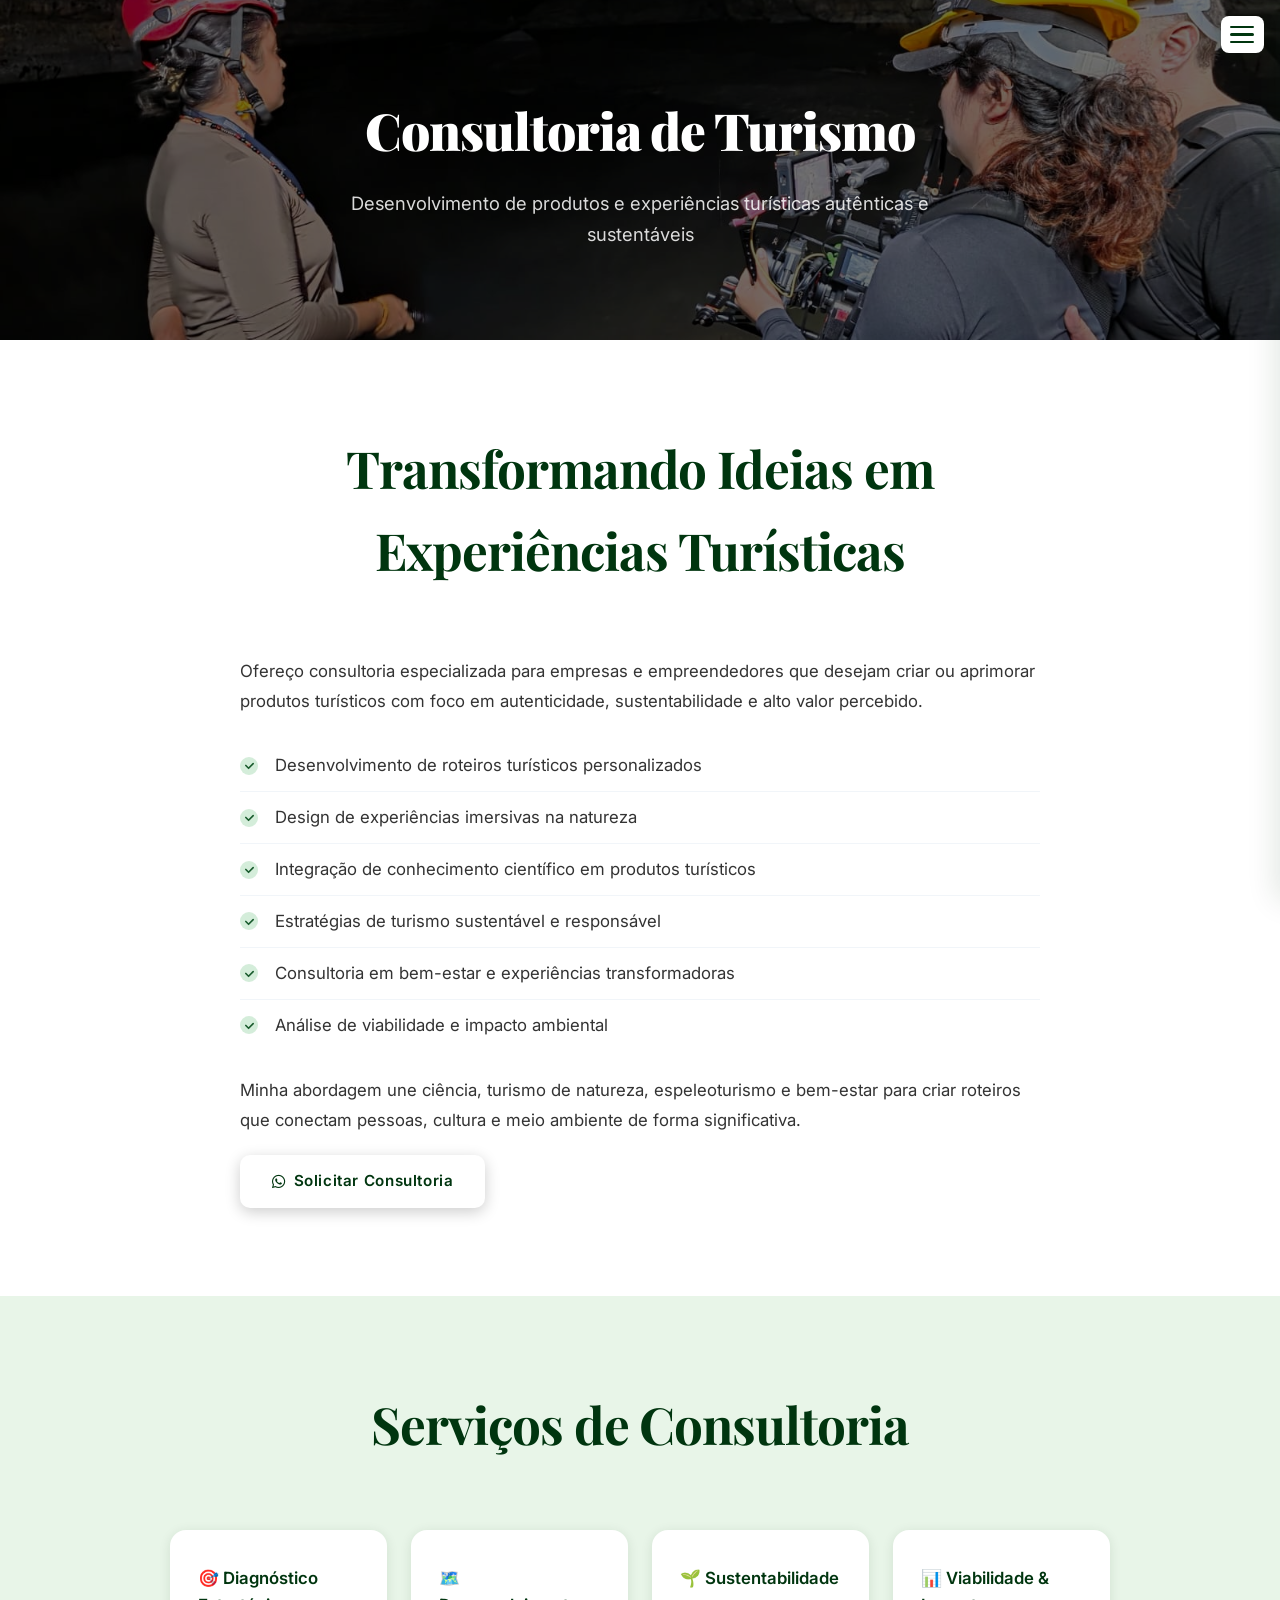
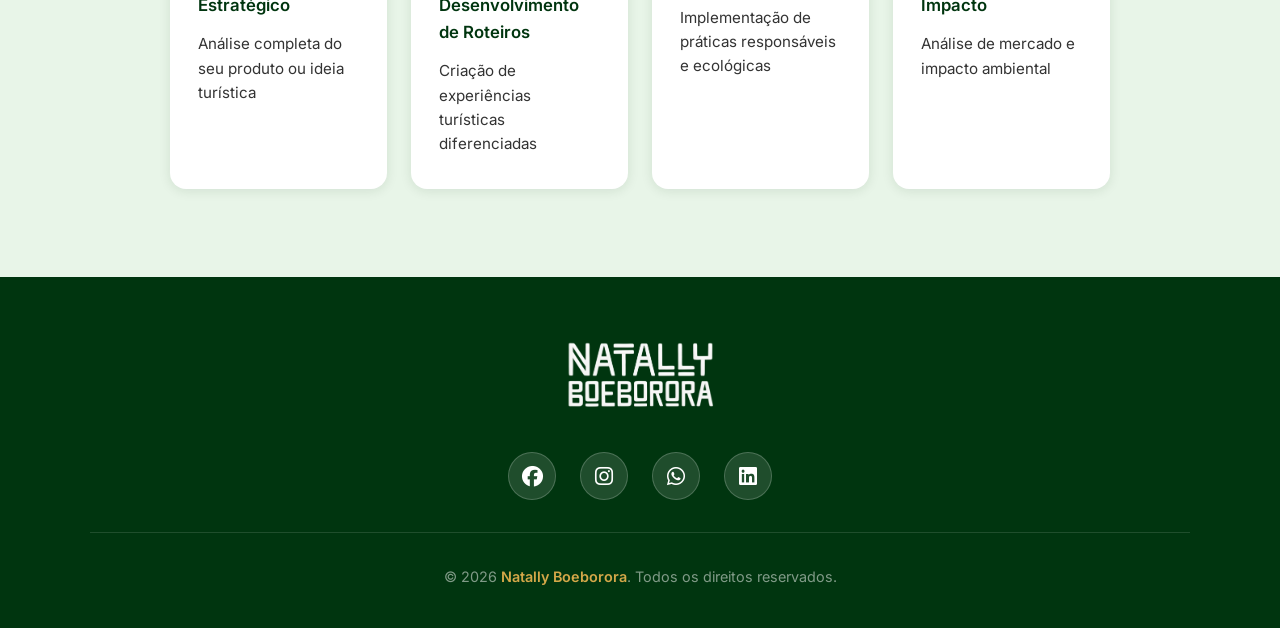
<file: consultoria-turismo.html>
<!DOCTYPE html>
<html lang="pt-BR">

<head>
  <meta charset="UTF-8">
  <meta name="viewport" content="width=device-width, initial-scale=1.0">
  <title>Consultoria de Turismo | Natally Boeborora</title>
  <link rel="preconnect" href="https://fonts.googleapis.com">
  <link rel="preconnect" href="https://fonts.gstatic.com" crossorigin>
  <link
    href="https://fonts.googleapis.com/css2?family=Inter:wght@300;400;500;600;700&amp;family=Playfair+Display:wght@400;700;900&amp;display=swap"
    rel="stylesheet">
  <link rel="stylesheet" href="css/styles.css">
  <link rel="stylesheet" href="https://cdnjs.cloudflare.com/ajax/libs/font-awesome/6.4.0/css/all.min.css">
</head>

<body>
  <div class="sidebar-overlay"></div>

  <!-- Botão hamburguer (fora da sidebar para sempre ficar visível) -->
  <button class="hamburger" id="hamburger">
    <span></span>
    <span></span>
    <span></span>
  </button>

  <!-- Sidebar -->
  <nav class="navbar">
    <div class="navbar-container">
      <div class="navbar-logo">
        <img src="assets/images/logoverde.png" alt="Natally Boeborora" class="logo-img">
      </div>
      <ul class="nav-menu" id="navMenu">
        <li><a href="index.html" class="nav-link">Home</a></li>
        <li class="nav-dropdown">
          <a href="#" class="nav-link">O que faço <i class="fas fa-chevron-down"></i></a>
          <ul class="dropdown-menu">
            <li><a href="guia-turismo.html">Guia de Turismo</a></li>
            <li><a href="turismo-infantil.html">Turismo Infantil</a></li>
            <li><a href="consultoria-turismo.html">Consultoria de Turismologa</a></li>
            <li><a href="terapia-florestal.html">Terapia Florestal & Natureza</a></li>
            <li><a href="palestras.html">Palestras</a></li>
            <li><a href="trajetoria.html">Trajetória Profissional</a></li>
          </ul>
        </li>
        <li><a href="index.html#conclusao" class="nav-link">Consultoria</a></li>
        <li><a href="https://wa.me/556599033444" target="_blank" class="nav-link">Contato</a></li>
      </ul>
      <button class="sidebar-close" id="sidebarClose">
        <i class="fas fa-right-from-bracket"></i>
        Sair
      </button>
    </div>
  </nav>

  <main>
    <!-- Hero Section -->
    <section class="service-hero service-hero--consultoria"
      style="background-image: url('assets/images/consultoriabanner.jpeg'); background-size: cover; background-position: center;">
      <div class="service-hero-content fade-in">
        <h1>Consultoria de Turismo</h1>
        <p>Desenvolvimento de produtos e experiências turísticas autênticas e sustentáveis</p>
      </div>
    </section>

    <!-- Content Section -->
    <section class="section">
      <div class="container">
        <div class="service-content fade-in">
          <h2>Transformando Ideias em Experiências Turísticas</h2>
          <p>Ofereço consultoria especializada para empresas e empreendedores que desejam criar ou aprimorar produtos
            turísticos com foco em autenticidade, sustentabilidade e alto valor percebido.</p>

          <ul class="service-list">
            <li>Desenvolvimento de roteiros turísticos personalizados</li>
            <li>Design de experiências imersivas na natureza</li>
            <li>Integração de conhecimento científico em produtos turísticos</li>
            <li>Estratégias de turismo sustentável e responsável</li>
            <li>Consultoria em bem-estar e experiências transformadoras</li>
            <li>Análise de viabilidade e impacto ambiental</li>
          </ul>

          <p>Minha abordagem une ciência, turismo de natureza, espeleoturismo e bem-estar para criar roteiros que
            conectam pessoas, cultura e meio ambiente de forma significativa.</p>

          <a href="https://wa.me/556599033444?text=Olá%20Natally%2C%20gostaria%20de%20conversar%20sobre%20consultoria%20de%20turismo"
            target="_blank" class="btn-consultoria"><i class="fab fa-whatsapp"></i> Solicitar Consultoria</a>
        </div>
      </div>
    </section>

    <!-- Services Section -->
    <section class="section" style="background: var(--light-green);">
      <div class="container">
        <h2>Serviços de Consultoria</h2>
        <div class="features-grid fade-in">
          <div class="feature-card">
            <h3>🎯 Diagnóstico Estratégico</h3>
            <p>Análise completa do seu produto ou ideia turística</p>
          </div>
          <div class="feature-card">
            <h3>🗺️ Desenvolvimento de Roteiros</h3>
            <p>Criação de experiências turísticas diferenciadas</p>
          </div>
          <div class="feature-card">
            <h3>🌱 Sustentabilidade</h3>
            <p>Implementação de práticas responsáveis e ecológicas</p>
          </div>
          <div class="feature-card">
            <h3>📊 Viabilidade & Impacto</h3>
            <p>Análise de mercado e impacto ambiental</p>
          </div>
        </div>
      </div>
    </section>
  </main>

  <!-- Footer -->
  <footer role="contentinfo">
    <div class="footer-container">
      <div class="footer-logo">
        <img src="assets/images/logobranco.png" alt="Logo Natally Boeborora">
      </div>

      <div class="footer-socials">
        <a href="#" class="social-btn" title="Facebook">
          <i class="fab fa-facebook"></i>
        </a>
        <a href="#" class="social-btn" title="Instagram">
          <i class="fab fa-instagram"></i>
        </a>
        <a href="#" class="social-btn" title="WhatsApp">
          <i class="fab fa-whatsapp"></i>
        </a>
        <a href="#" class="social-btn" title="LinkedIn">
          <i class="fab fa-linkedin"></i>
        </a>
      </div>

      <div class="footer-copyright">
        <p>&copy; 2026 <span class="green-text">Natally Boeborora</span>. Todos os direitos reservados.</p>
      </div>
    </div>
  </footer>

  <script src="js/script.js"></script>
</body>

</html>
</file>
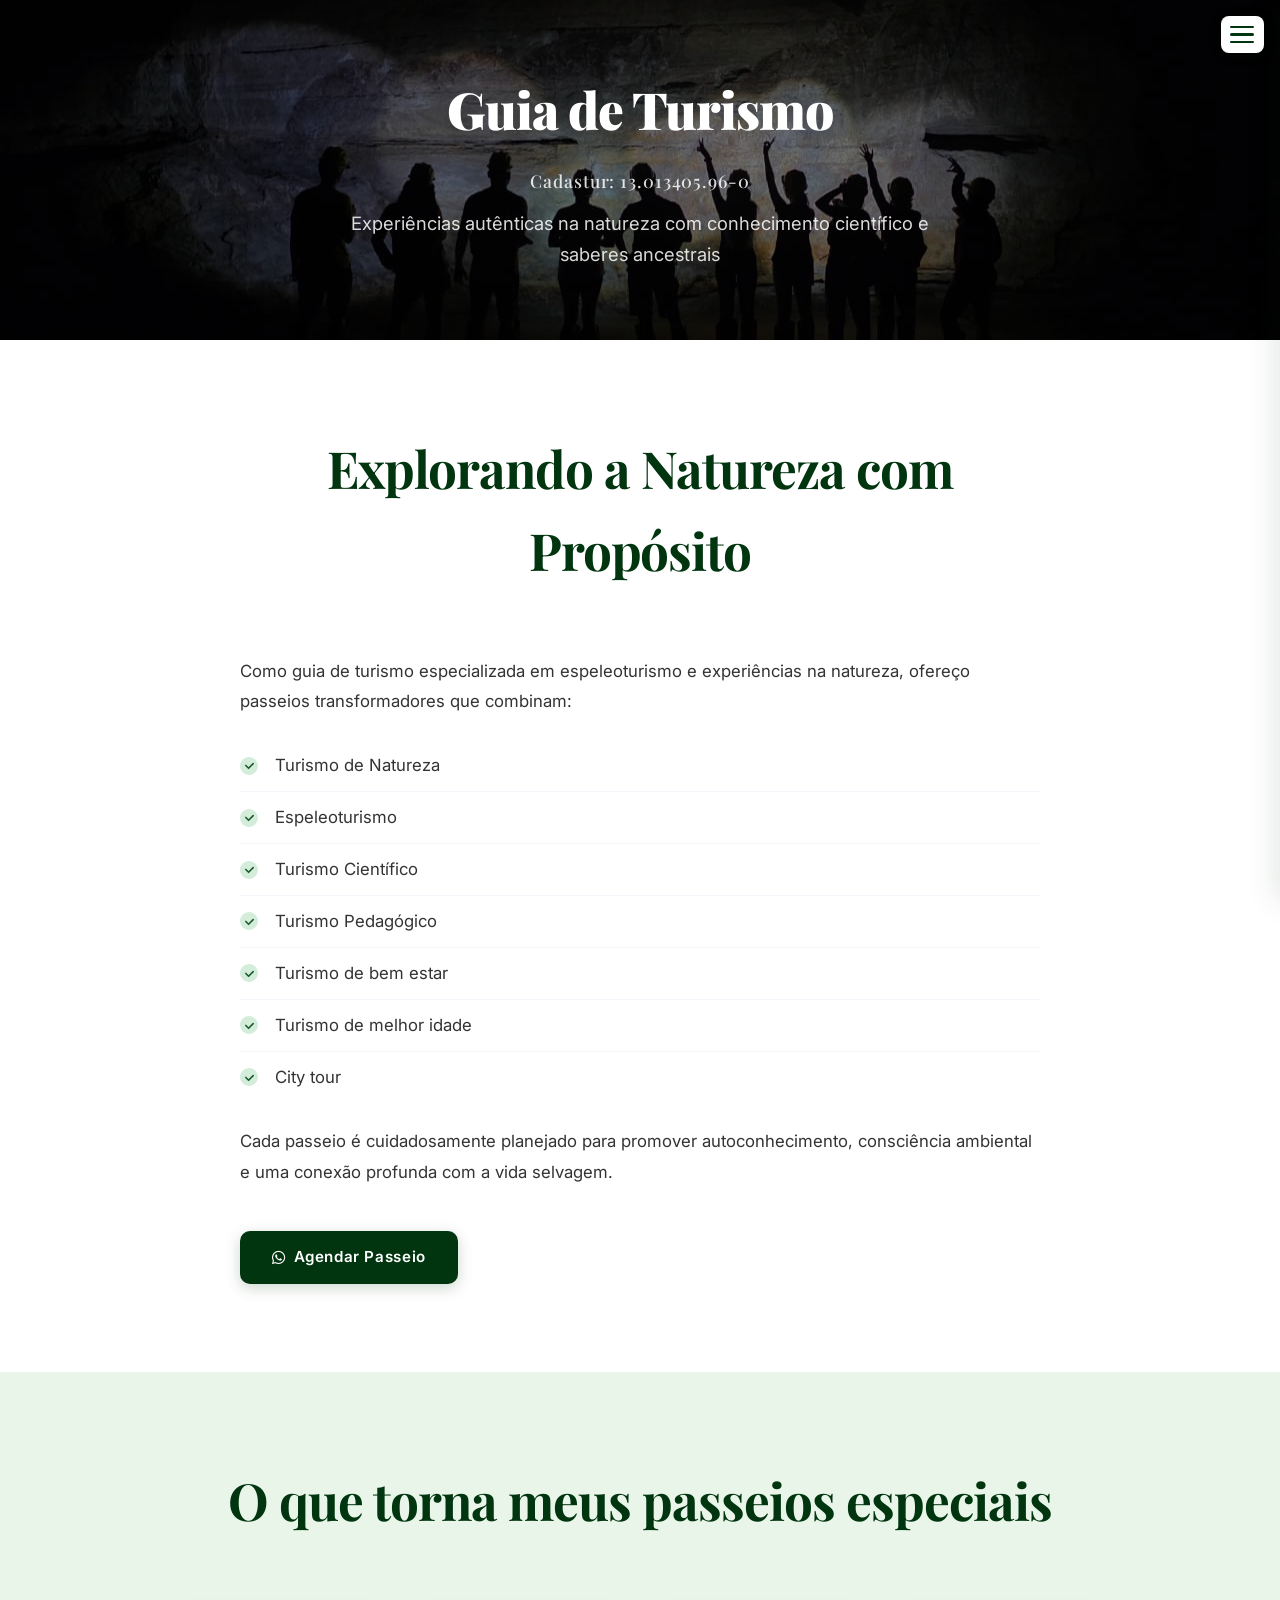
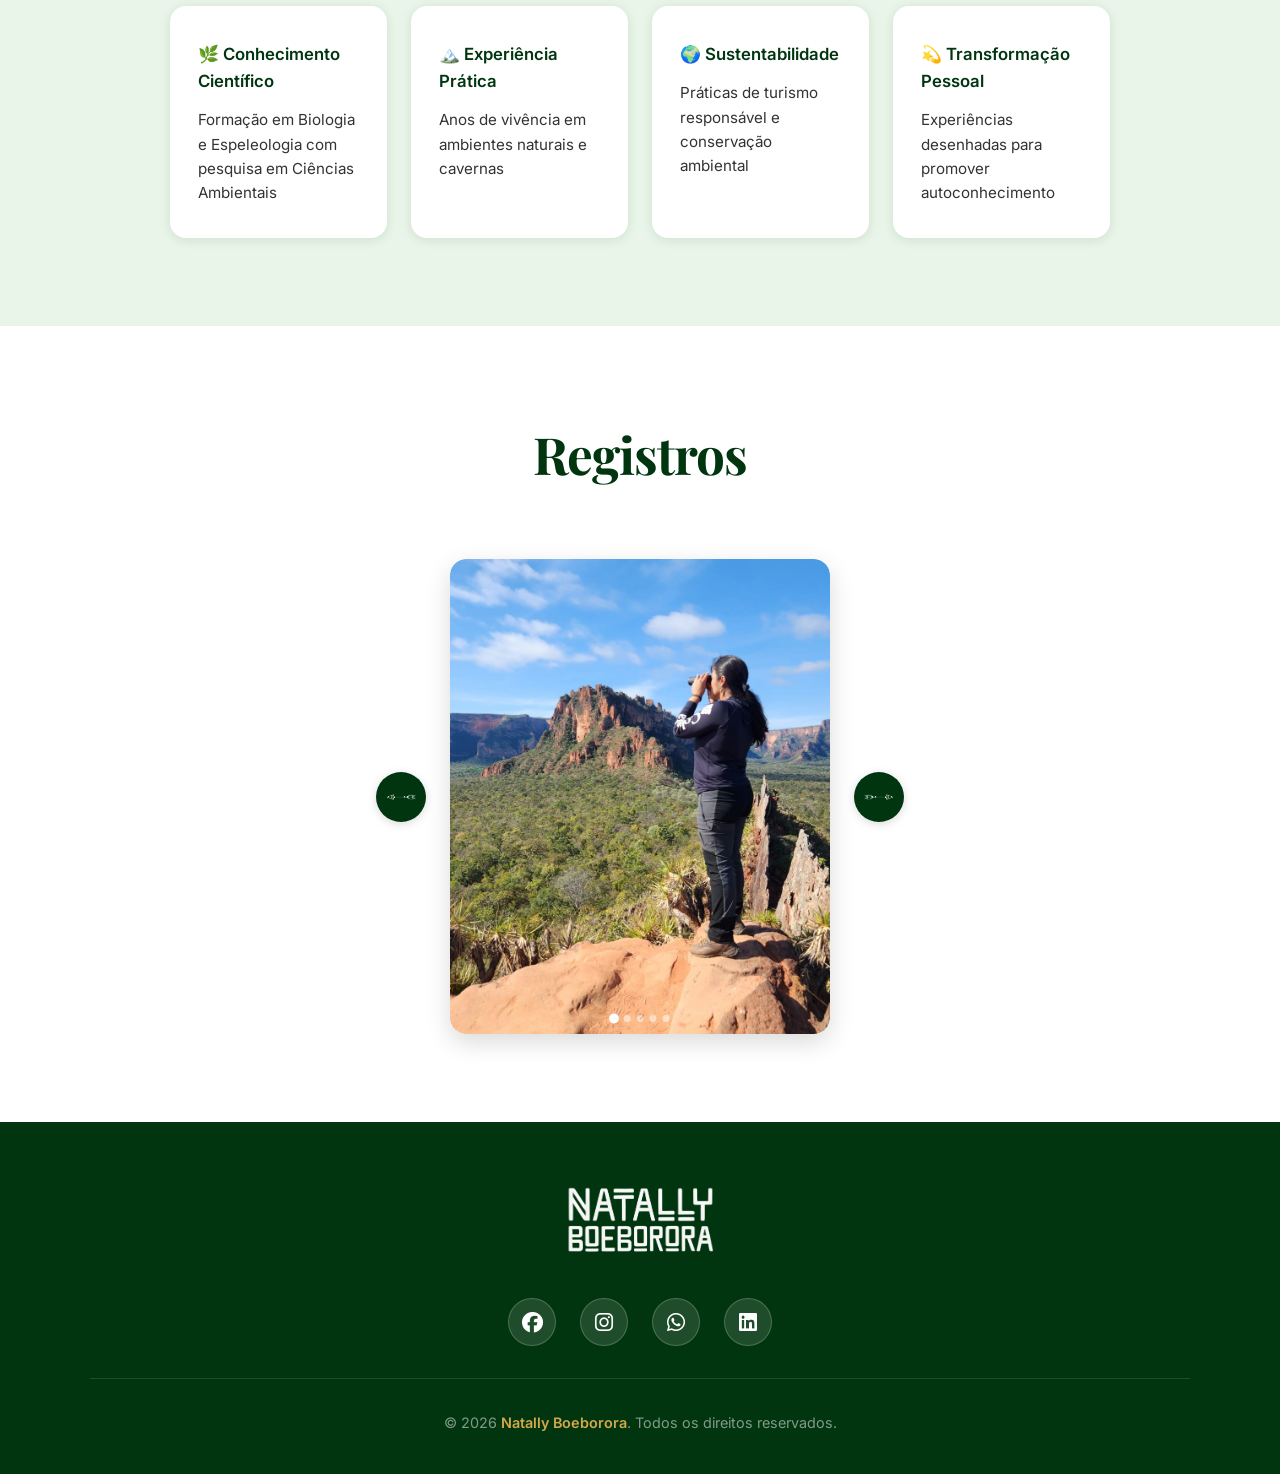
<file: guia-turismo.html>
<!DOCTYPE html>
<html lang="pt-BR">

<head>
  <meta charset="UTF-8">
  <meta name="viewport" content="width=device-width, initial-scale=1.0">
  <title>Guia de Turismo | Natally Boeborora</title>
  <link rel="preconnect" href="https://fonts.googleapis.com">
  <link rel="preconnect" href="https://fonts.gstatic.com" crossorigin>
  <link
    href="https://fonts.googleapis.com/css2?family=Inter:wght@300;400;500;600;700&amp;family=Playfair+Display:wght@400;700;900&amp;display=swap"
    rel="stylesheet">
  <link rel="stylesheet" href="css/styles.css">
  <link rel="stylesheet" href="https://cdnjs.cloudflare.com/ajax/libs/font-awesome/6.4.0/css/all.min.css">
</head>

<body>
  <div class="sidebar-overlay"></div>

  <!-- Botão hamburguer (fora da sidebar para sempre ficar visível) -->
  <button class="hamburger" id="hamburger">
    <span></span>
    <span></span>
    <span></span>
  </button>

  <!-- Sidebar -->
  <nav class="navbar">
    <div class="navbar-container">
      <div class="navbar-logo">
        <img src="assets/images/logoverde.png" alt="Natally Boeborora" class="logo-img">
      </div>
      <ul class="nav-menu" id="navMenu">
        <li><a href="index.html" class="nav-link">Home</a></li>
        <li class="nav-dropdown">
          <a href="#" class="nav-link">O que faço <i class="fas fa-chevron-down"></i></a>
          <ul class="dropdown-menu">
            <li><a href="guia-turismo.html">Guia de Turismo</a></li>
            <li><a href="turismo-infantil.html">Turismo Infantil</a></li>
            <li><a href="consultoria-turismo.html">Consultoria de Turismologa</a></li>
            <li><a href="terapia-florestal.html">Terapia Florestal & Natureza</a></li>
            <li><a href="palestras.html">Palestras</a></li>
            <li><a href="trajetoria.html">Trajetória Profissional</a></li>
          </ul>
        </li>
        <li><a href="index.html#conclusao" class="nav-link">Consultoria</a></li>
        <li><a href="https://wa.me/556599033444" target="_blank" class="nav-link">Contato</a></li>
      </ul>
      <button class="sidebar-close" id="sidebarClose">
        <i class="fas fa-right-from-bracket"></i>
        Sair
      </button>
    </div>
  </nav>

  <main>
    <!-- Hero Section -->
    <section class="service-hero"
      style="background-image: url('assets/images/guiabanner.jpeg'); background-size: cover; background-position: center;">
      <div class="service-hero-content fade-in">
        <h1>Guia de Turismo</h1>
        <h2 style="font-size: 1.1rem; font-weight: 500; letter-spacing: 0.05em; color: rgba(255,255,255,0.85); margin: 0.4rem 0 0.8rem;">Cadastur: 13.013405.96-0</h2>
        <p>Experiências autênticas na natureza com conhecimento científico e saberes ancestrais</p>
      </div>
    </section>

    <!-- Content Section -->
    <section class="section">
      <div class="container">
        <div class="service-content fade-in">
          <h2>Explorando a Natureza com Propósito</h2>
          <p>Como guia de turismo especializada em espeleoturismo e experiências na natureza, ofereço passeios
            transformadores que combinam:</p>

          <ul class="service-list">
            <li>Turismo de Natureza</li>
            <li>Espeleoturismo</li>
            <li>Turismo Científico</li>
            <li>Turismo Pedagógico</li>
            <li>Turismo de bem estar</li>
            <li>Turismo de melhor idade</li>
            <li>City tour</li>
          </ul>

          <p>Cada passeio é cuidadosamente planejado para promover autoconhecimento, consciência ambiental e uma conexão
            profunda com a vida selvagem.</p>

          <a href="https://wa.me/556599033444?text=Olá%20Natally%2C%20gostaria%20de%20agendar%20um%20passeio%20de%20turismo"
            target="_blank" class="btn-agendar"><i class="fab fa-whatsapp"></i> Agendar Passeio</a>
        </div>
      </div>
    </section>

    <!-- Features Section -->
    <section class="section" style="background: var(--light-green);">
      <div class="container">
        <h2>O que torna meus passeios especiais</h2>
        <div class="features-grid fade-in">
          <div class="feature-card">
            <h3>🌿 Conhecimento Científico</h3>
            <p>Formação em Biologia e Espeleologia com pesquisa em Ciências Ambientais</p>
          </div>
          <div class="feature-card">
            <h3>🏔️ Experiência Prática</h3>
            <p>Anos de vivência em ambientes naturais e cavernas</p>
          </div>
          <div class="feature-card">
            <h3>🌍 Sustentabilidade</h3>
            <p>Práticas de turismo responsável e conservação ambiental</p>
          </div>
          <div class="feature-card">
            <h3>💫 Transformação Pessoal</h3>
            <p>Experiências desenhadas para promover autoconhecimento</p>
          </div>
        </div>
      </div>
    </section>

    <!-- Registros Section -->
    <section class="section registros-section">
      <div class="container">
        <h2>Registros</h2>
        <div class="registros-carousel-wrapper fade-in">
          <button class="carousel-btn prev" onclick="changeRegistros(-1)">
            <img src="assets/images/icone2.png" alt="Voltar">
          </button>
          <div class="registros-carousel">
            <div class="registros-inner">
              <div class="registros-item active">
                <img src="assets/images/registro1.png" alt="Registro 1">
              </div>
              <div class="registros-item">
                <img src="assets/images/registro2.png" alt="Registro 2">
              </div>
              <div class="registros-item">
                <img src="assets/images/registro3.png" alt="Registro 3">
              </div>
              <div class="registros-item">
                <img src="assets/images/registro4.png" alt="Registro 4">
              </div>
              <div class="registros-item">
                <img src="assets/images/registro5.png" alt="Registro 5">
              </div>
            </div>
            <div class="registros-indicators">
              <span class="indicator active" onclick="goRegistros(0)"></span>
              <span class="indicator" onclick="goRegistros(1)"></span>
              <span class="indicator" onclick="goRegistros(2)"></span>
              <span class="indicator" onclick="goRegistros(3)"></span>
              <span class="indicator" onclick="goRegistros(4)"></span>
            </div>
          </div>
          <button class="carousel-btn next" onclick="changeRegistros(1)">
            <img src="assets/images/icone.png" alt="Avançar">
          </button>
        </div>
      </div>
    </section>
  </main>

  <!-- Footer -->
  <footer role="contentinfo">
    <div class="footer-container">
      <div class="footer-logo">
        <img src="assets/images/logobranco.png" alt="Logo Natally Boeborora">
      </div>

      <div class="footer-socials">
        <a href="#" class="social-btn" title="Facebook">
          <i class="fab fa-facebook"></i>
        </a>
        <a href="#" class="social-btn" title="Instagram">
          <i class="fab fa-instagram"></i>
        </a>
        <a href="#" class="social-btn" title="WhatsApp">
          <i class="fab fa-whatsapp"></i>
        </a>
        <a href="#" class="social-btn" title="LinkedIn">
          <i class="fab fa-linkedin"></i>
        </a>
      </div>

      <div class="footer-copyright">
        <p>&copy; 2026 <span class="green-text">Natally Boeborora</span>. Todos os direitos reservados.</p>
      </div>
    </div>
  </footer>

  <script src="js/script.js"></script>
</body>

</html>
</file>
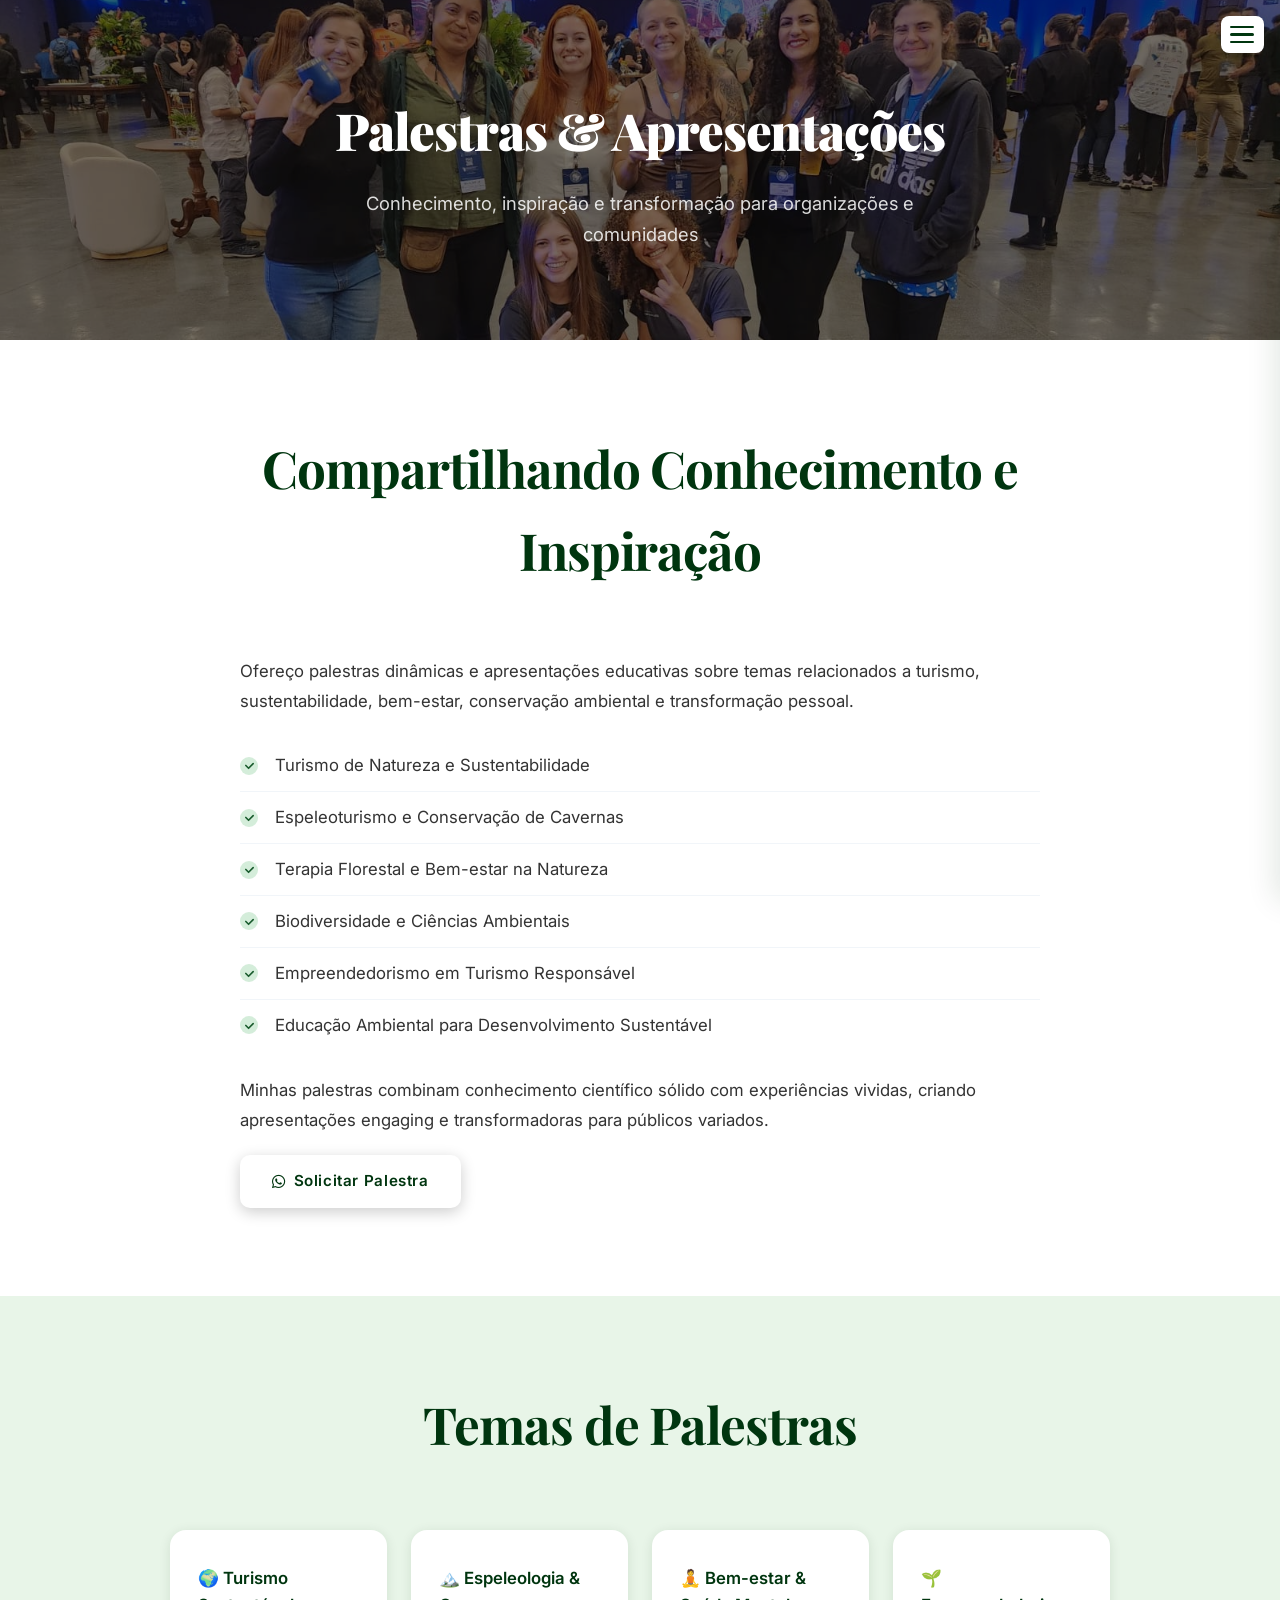
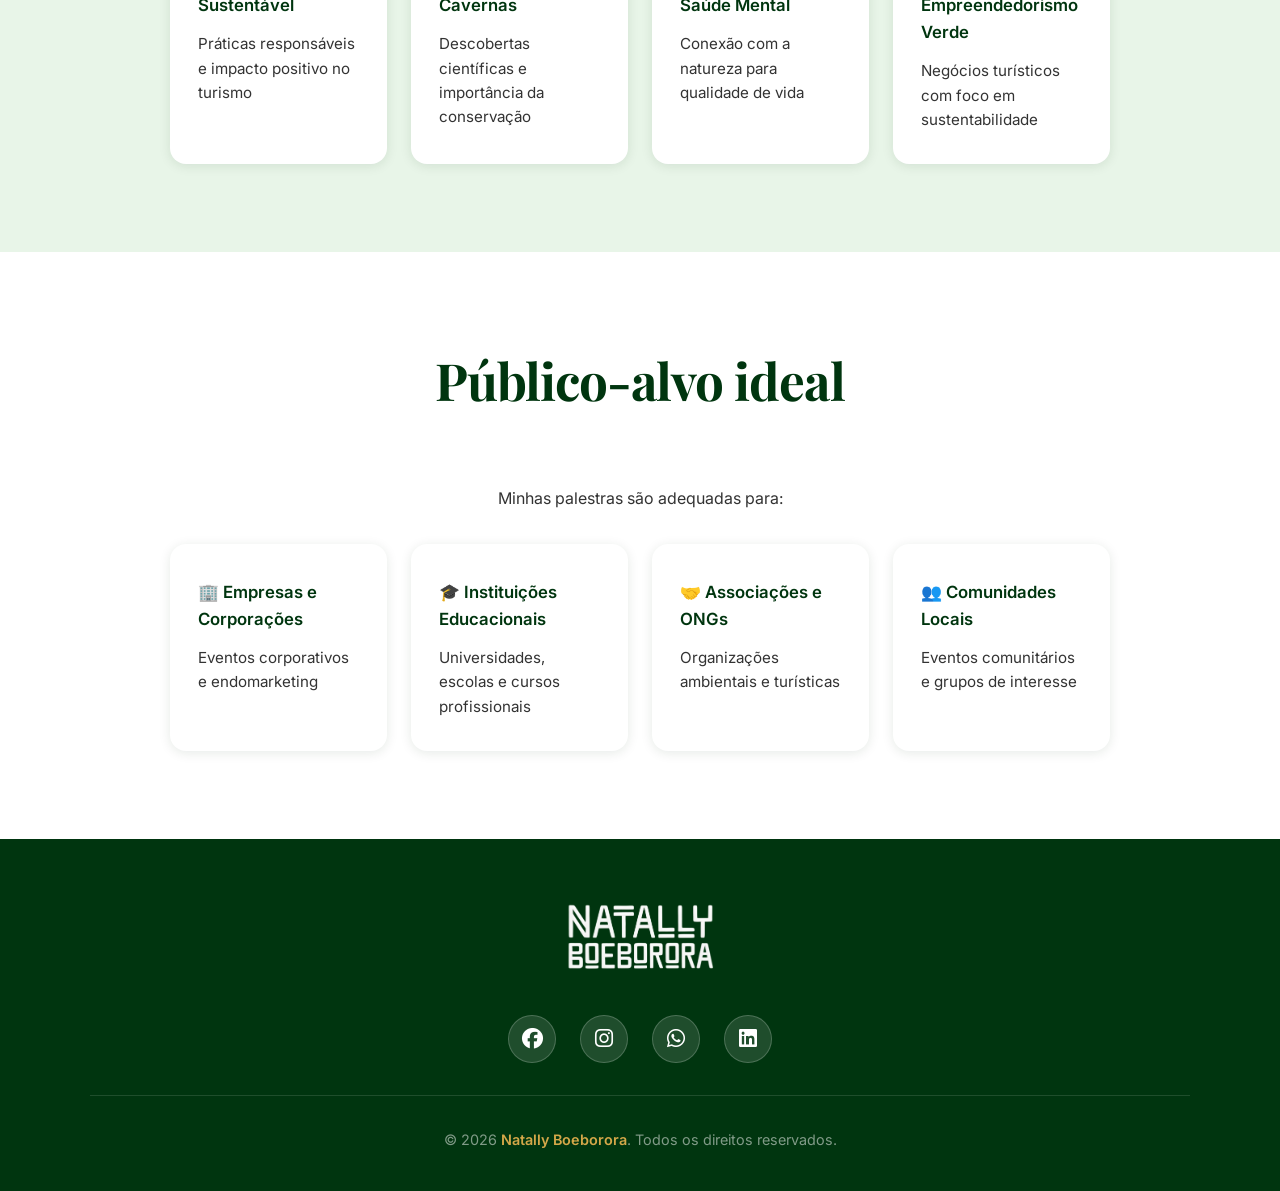
<file: palestras.html>
<!DOCTYPE html>
<html lang="pt-BR">

<head>
  <meta charset="UTF-8">
  <meta name="viewport" content="width=device-width, initial-scale=1.0">
  <title>Palestras | Natally Boeborora</title>
  <link rel="preconnect" href="https://fonts.googleapis.com">
  <link rel="preconnect" href="https://fonts.gstatic.com" crossorigin>
  <link
    href="https://fonts.googleapis.com/css2?family=Inter:wght@300;400;500;600;700&amp;family=Playfair+Display:wght@400;700;900&amp;display=swap"
    rel="stylesheet">
  <link rel="stylesheet" href="css/styles.css">
  <link rel="stylesheet" href="https://cdnjs.cloudflare.com/ajax/libs/font-awesome/6.4.0/css/all.min.css">
</head>

<body>
  <div class="sidebar-overlay"></div>

  <!-- Botão hamburguer (fora da sidebar para sempre ficar visível) -->
  <button class="hamburger" id="hamburger">
    <span></span>
    <span></span>
    <span></span>
  </button>

  <!-- Sidebar -->
  <nav class="navbar">
    <div class="navbar-container">
      <div class="navbar-logo">
        <img src="assets/images/logoverde.png" alt="Natally Boeborora" class="logo-img">
      </div>
      <ul class="nav-menu" id="navMenu">
        <li><a href="index.html" class="nav-link">Home</a></li>
        <li class="nav-dropdown">
          <a href="#" class="nav-link">O que faço <i class="fas fa-chevron-down"></i></a>
          <ul class="dropdown-menu">
            <li><a href="guia-turismo.html">Guia de Turismo</a></li>
            <li><a href="turismo-infantil.html">Turismo Infantil</a></li>
            <li><a href="consultoria-turismo.html">Consultoria de Turismologa</a></li>
            <li><a href="terapia-florestal.html">Terapia Florestal & Natureza</a></li>
            <li><a href="palestras.html">Palestras</a></li>
            <li><a href="trajetoria.html">Trajetória Profissional</a></li>
          </ul>
        </li>
        <li><a href="index.html#conclusao" class="nav-link">Consultoria</a></li>
        <li><a href="https://wa.me/556599033444" target="_blank" class="nav-link">Contato</a></li>
      </ul>
      <button class="sidebar-close" id="sidebarClose">
        <i class="fas fa-right-from-bracket"></i>
        Sair
      </button>
    </div>
  </nav>

  <main>
    <!-- Hero Section -->
    <section class="service-hero"
      style="background-image: url('assets/images/palestrabanner.jpeg'); background-size: cover; background-position: center 20%;">
      <div class="service-hero-content fade-in">
        <h1>Palestras & Apresentações</h1>
        <p>Conhecimento, inspiração e transformação para organizações e comunidades</p>
      </div>
    </section>

    <!-- Content Section -->
    <section class="section">
      <div class="container">
        <div class="service-content fade-in">
          <h2>Compartilhando Conhecimento e Inspiração</h2>
          <p>Ofereço palestras dinâmicas e apresentações educativas sobre temas relacionados a turismo,
            sustentabilidade, bem-estar, conservação ambiental e transformação pessoal.</p>

          <ul class="service-list">
            <li>Turismo de Natureza e Sustentabilidade</li>
            <li>Espeleoturismo e Conservação de Cavernas</li>
            <li>Terapia Florestal e Bem-estar na Natureza</li>
            <li>Biodiversidade e Ciências Ambientais</li>
            <li>Empreendedorismo em Turismo Responsável</li>
            <li>Educação Ambiental para Desenvolvimento Sustentável</li>
          </ul>

          <p>Minhas palestras combinam conhecimento científico sólido com experiências vividas, criando apresentações
            engaging e transformadoras para públicos variados.</p>

          <a href="https://wa.me/556599033444?text=Olá%20Natally%2C%20gostaria%20de%20contratar%20uma%20palestra"
            target="_blank" class="btn-consultoria"><i class="fab fa-whatsapp"></i> Solicitar Palestra</a>
        </div>
      </div>
    </section>

    <!-- Topics Section -->
    <section class="section" style="background: var(--light-green);">
      <div class="container">
        <h2>Temas de Palestras</h2>
        <div class="features-grid fade-in">
          <div class="feature-card">
            <h3>🌍 Turismo Sustentável</h3>
            <p>Práticas responsáveis e impacto positivo no turismo</p>
          </div>
          <div class="feature-card">
            <h3>🏔️ Espeleologia & Cavernas</h3>
            <p>Descobertas científicas e importância da conservação</p>
          </div>
          <div class="feature-card">
            <h3>🧘 Bem-estar & Saúde Mental</h3>
            <p>Conexão com a natureza para qualidade de vida</p>
          </div>
          <div class="feature-card">
            <h3>🌱 Empreendedorismo Verde</h3>
            <p>Negócios turísticos com foco em sustentabilidade</p>
          </div>
        </div>
      </div>
    </section>

    <!-- Audience Section -->
    <section class="section">
      <div class="container">
        <h2>Público-alvo ideal</h2>
        <p style="text-align: center; margin-bottom: 2rem;">Minhas palestras são adequadas para:</p>
        <div class="features-grid fade-in">
          <div class="feature-card">
            <h3>🏢 Empresas e Corporações</h3>
            <p>Eventos corporativos e endomarketing</p>
          </div>
          <div class="feature-card">
            <h3>🎓 Instituições Educacionais</h3>
            <p>Universidades, escolas e cursos profissionais</p>
          </div>
          <div class="feature-card">
            <h3>🤝 Associações e ONGs</h3>
            <p>Organizações ambientais e turísticas</p>
          </div>
          <div class="feature-card">
            <h3>👥 Comunidades Locais</h3>
            <p>Eventos comunitários e grupos de interesse</p>
          </div>
        </div>
      </div>
    </section>
  </main>

  <!-- Footer -->
  <footer role="contentinfo">
    <div class="footer-container">
      <div class="footer-logo">
        <img src="assets/images/logobranco.png" alt="Logo Natally Boeborora">
      </div>

      <div class="footer-socials">
        <a href="#" class="social-btn" title="Facebook">
          <i class="fab fa-facebook"></i>
        </a>
        <a href="#" class="social-btn" title="Instagram">
          <i class="fab fa-instagram"></i>
        </a>
        <a href="#" class="social-btn" title="WhatsApp">
          <i class="fab fa-whatsapp"></i>
        </a>
        <a href="#" class="social-btn" title="LinkedIn">
          <i class="fab fa-linkedin"></i>
        </a>
      </div>

      <div class="footer-copyright">
        <p>&copy; 2026 <span class="green-text">Natally Boeborora</span>. Todos os direitos reservados.</p>
      </div>
    </div>
  </footer>

  <script src="js/script.js"></script>
</body>

</html>
</file>
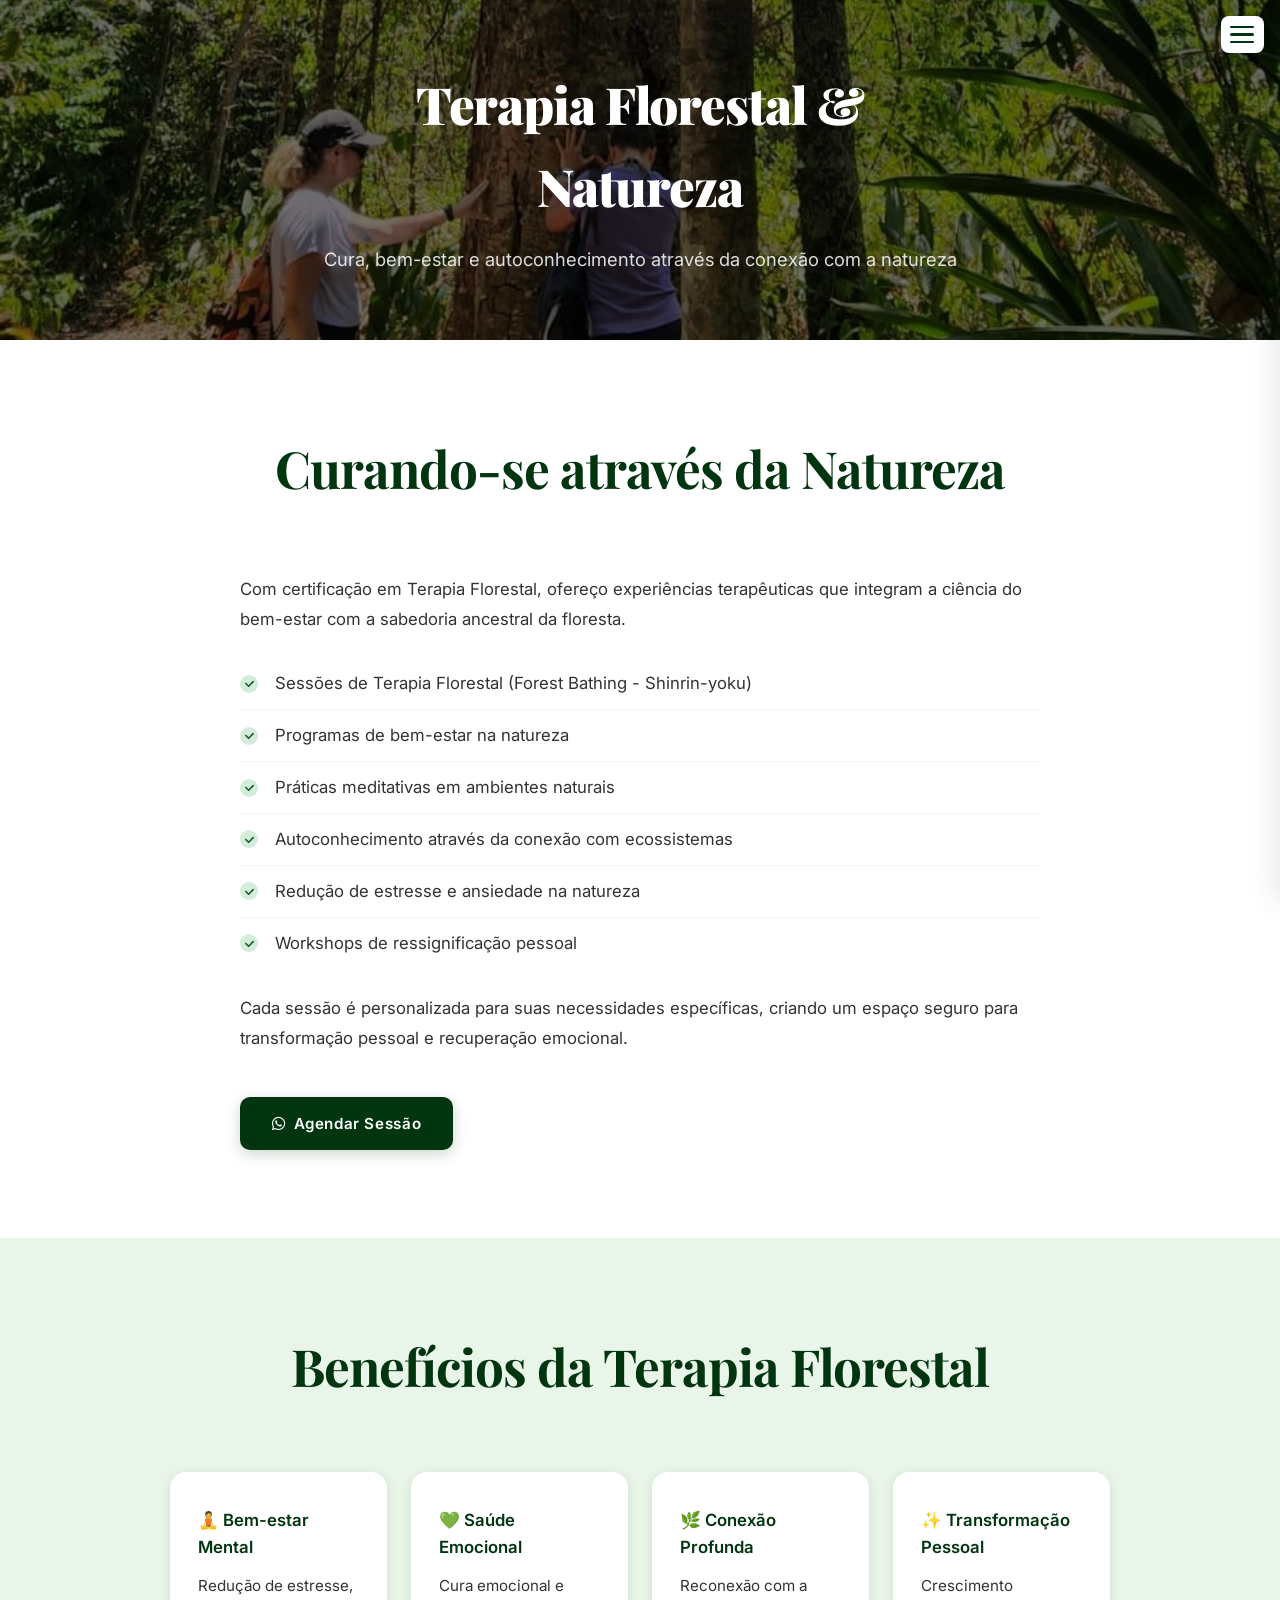
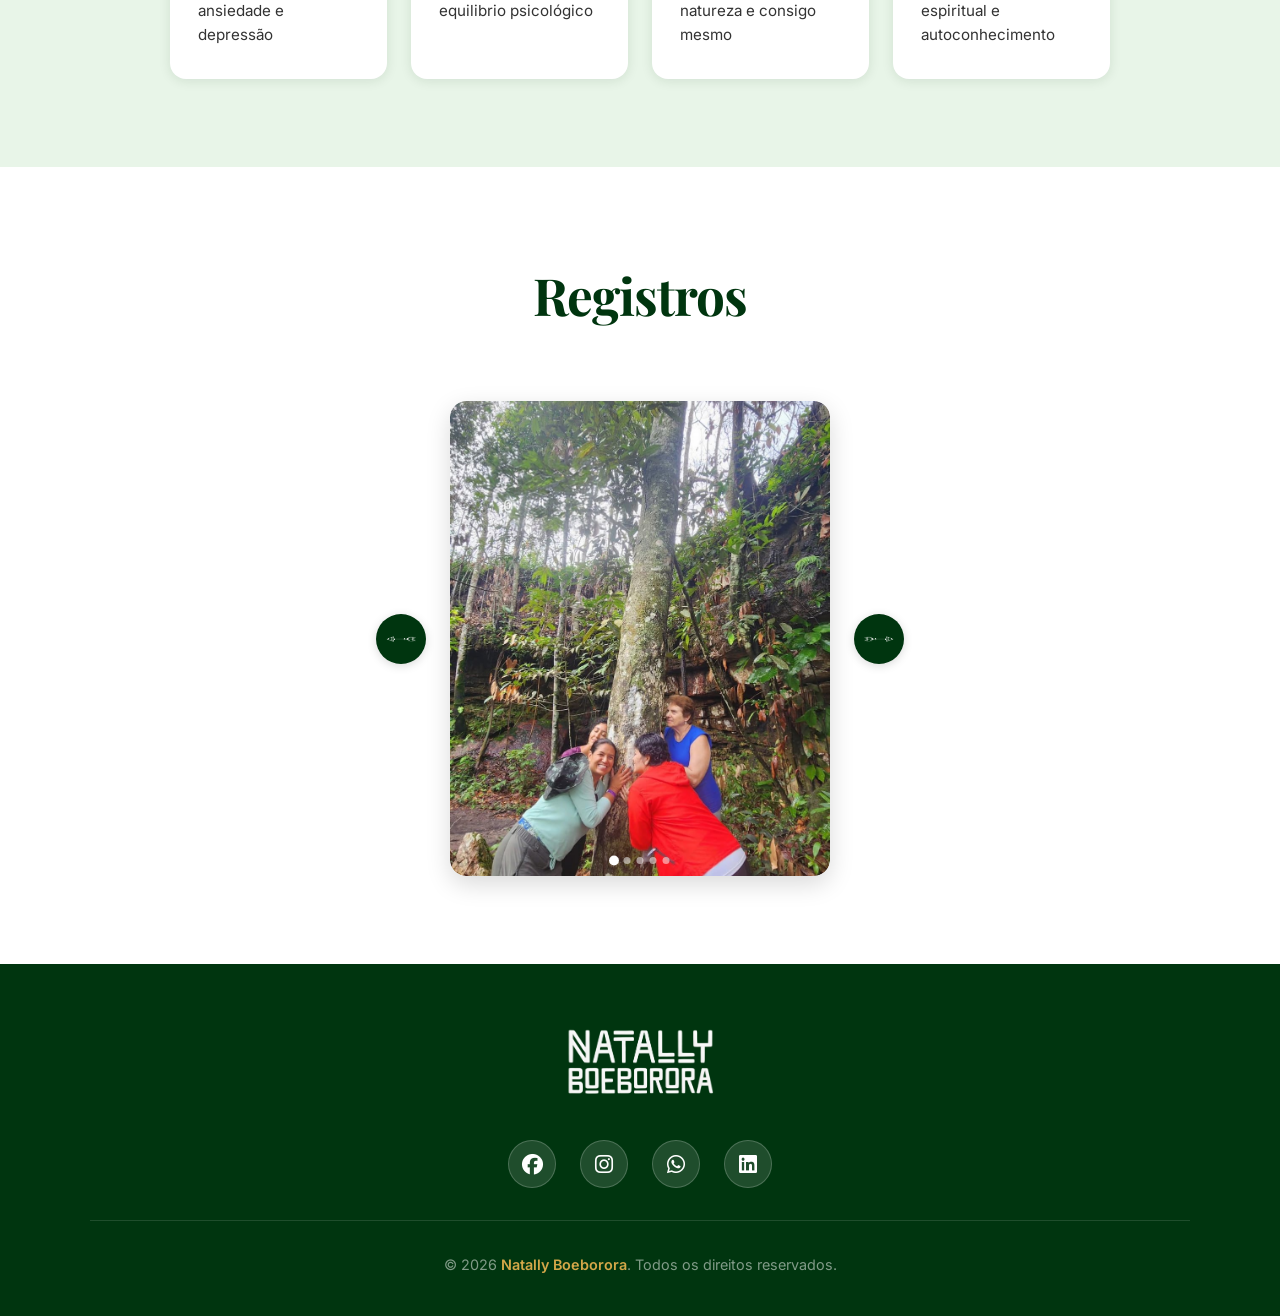
<file: terapia-florestal.html>
<!DOCTYPE html>
<html lang="pt-BR">

<head>
  <meta charset="UTF-8">
  <meta name="viewport" content="width=device-width, initial-scale=1.0">
  <title>Terapia Florestal & Natureza | Natally Boeborora</title>
  <link rel="preconnect" href="https://fonts.googleapis.com">
  <link rel="preconnect" href="https://fonts.gstatic.com" crossorigin>
  <link
    href="https://fonts.googleapis.com/css2?family=Inter:wght@300;400;500;600;700&amp;family=Playfair+Display:wght@400;700;900&amp;display=swap"
    rel="stylesheet">
  <link rel="stylesheet" href="css/styles.css">
  <link rel="stylesheet" href="https://cdnjs.cloudflare.com/ajax/libs/font-awesome/6.4.0/css/all.min.css">
</head>

<body>
  <div class="sidebar-overlay"></div>

  <!-- Botão hamburguer (fora da sidebar para sempre ficar visível) -->
  <button class="hamburger" id="hamburger">
    <span></span>
    <span></span>
    <span></span>
  </button>

  <!-- Sidebar -->
  <nav class="navbar">
    <div class="navbar-container">
      <div class="navbar-logo">
        <img src="assets/images/logoverde.png" alt="Natally Boeborora" class="logo-img">
      </div>
      <ul class="nav-menu" id="navMenu">
        <li><a href="index.html" class="nav-link">Home</a></li>
        <li class="nav-dropdown">
          <a href="#" class="nav-link">O que faço <i class="fas fa-chevron-down"></i></a>
          <ul class="dropdown-menu">
            <li><a href="guia-turismo.html">Guia de Turismo</a></li>
            <li><a href="turismo-infantil.html">Turismo Infantil</a></li>
            <li><a href="consultoria-turismo.html">Consultoria de Turismologa</a></li>
            <li><a href="terapia-florestal.html">Terapia Florestal & Natureza</a></li>
            <li><a href="palestras.html">Palestras</a></li>
            <li><a href="trajetoria.html">Trajetória Profissional</a></li>
          </ul>
        </li>
        <li><a href="index.html#conclusao" class="nav-link">Consultoria</a></li>
        <li><a href="https://wa.me/556599033444" target="_blank" class="nav-link">Contato</a></li>
      </ul>
      <button class="sidebar-close" id="sidebarClose">
        <i class="fas fa-right-from-bracket"></i>
        Sair
      </button>
    </div>
  </nav>

  <main>
    <!-- Hero Section -->
    <section class="service-hero"
      style="background-image: url('assets/images/terapiabanner.jpeg'); background-size: cover; background-position: center;">
      <div class="service-hero-content fade-in">
        <h1>Terapia Florestal & Natureza</h1>
        <p>Cura, bem-estar e autoconhecimento através da conexão com a natureza</p>
      </div>
    </section>

    <!-- Content Section -->
    <section class="section">
      <div class="container">
        <div class="service-content fade-in">
          <h2>Curando-se através da Natureza</h2>
          <p>Com certificação em Terapia Florestal, ofereço experiências terapêuticas que integram a ciência do
            bem-estar com a sabedoria ancestral da floresta.</p>

          <ul class="service-list">
            <li>Sessões de Terapia Florestal (Forest Bathing - Shinrin-yoku)</li>
            <li>Programas de bem-estar na natureza</li>
            <li>Práticas meditativas em ambientes naturais</li>
            <li>Autoconhecimento através da conexão com ecossistemas</li>
            <li>Redução de estresse e ansiedade na natureza</li>
            <li>Workshops de ressignificação pessoal</li>
          </ul>

          <p>Cada sessão é personalizada para suas necessidades específicas, criando um espaço seguro para transformação
            pessoal e recuperação emocional.</p>

          <a href="https://wa.me/556599033444?text=Olá%20Natally%2C%20gostaria%20de%20participar%20de%20uma%20sessão%20de%20Terapia%20Florestal"
            target="_blank" class="btn-agendar"><i class="fab fa-whatsapp"></i> Agendar Sessão</a>
        </div>
      </div>
    </section>

    <!-- Benefits Section -->
    <section class="section" style="background: var(--light-green);">
      <div class="container">
        <h2>Benefícios da Terapia Florestal</h2>
        <div class="features-grid fade-in">
          <div class="feature-card">
            <h3>🧘 Bem-estar Mental</h3>
            <p>Redução de estresse, ansiedade e depressão</p>
          </div>
          <div class="feature-card">
            <h3>💚 Saúde Emocional</h3>
            <p>Cura emocional e equilibrio psicológico</p>
          </div>
          <div class="feature-card">
            <h3>🌿 Conexão Profunda</h3>
            <p>Reconexão com a natureza e consigo mesmo</p>
          </div>
          <div class="feature-card">
            <h3>✨ Transformação Pessoal</h3>
            <p>Crescimento espiritual e autoconhecimento</p>
          </div>
        </div>
      </div>
    </section>

    <!-- Registros Section -->
    <section class="section registros-section">
      <div class="container">
        <h2>Registros</h2>
        <div class="registros-carousel-wrapper fade-in">
          <button class="carousel-btn prev" onclick="changeRegistros(-1)">
            <img src="assets/images/icone2.png" alt="Voltar">
          </button>
          <div class="registros-carousel">
            <div class="registros-inner">
              <div class="registros-item active">
                <img src="assets/images/terapia1.jpeg" alt="Registro 1">
              </div>
              <div class="registros-item">
                <img src="assets/images/terapia2.jpeg" alt="Registro 2">
              </div>
              <div class="registros-item">
                <img src="assets/images/terapia3.jpeg" alt="Registro 3">
              </div>
              <div class="registros-item">
                <img src="assets/images/terapia4.jpeg" alt="Registro 4">
              </div>
              <div class="registros-item">
                <img src="assets/images/terapia5.jpeg" alt="Registro 5">
              </div>
            </div>
            <div class="registros-indicators">
              <span class="indicator active" onclick="goRegistros(0)"></span>
              <span class="indicator" onclick="goRegistros(1)"></span>
              <span class="indicator" onclick="goRegistros(2)"></span>
              <span class="indicator" onclick="goRegistros(3)"></span>
              <span class="indicator" onclick="goRegistros(4)"></span>
            </div>
          </div>
          <button class="carousel-btn next" onclick="changeRegistros(1)">
            <img src="assets/images/icone.png" alt="Avançar">
          </button>
        </div>
      </div>
    </section>
  </main>

  <!-- Footer -->
  <footer role="contentinfo">
    <div class="footer-container">
      <div class="footer-logo">
        <img src="assets/images/logobranco.png" alt="Logo Natally Boeborora">
      </div>

      <div class="footer-socials">
        <a href="#" class="social-btn" title="Facebook">
          <i class="fab fa-facebook"></i>
        </a>
        <a href="#" class="social-btn" title="Instagram">
          <i class="fab fa-instagram"></i>
        </a>
        <a href="#" class="social-btn" title="WhatsApp">
          <i class="fab fa-whatsapp"></i>
        </a>
        <a href="#" class="social-btn" title="LinkedIn">
          <i class="fab fa-linkedin"></i>
        </a>
      </div>

      <div class="footer-copyright">
        <p>&copy; 2026 <span class="green-text">Natally Boeborora</span>. Todos os direitos reservados.</p>
      </div>
    </div>
  </footer>

  <script src="js/script.js"></script>
</body>

</html>
</file>
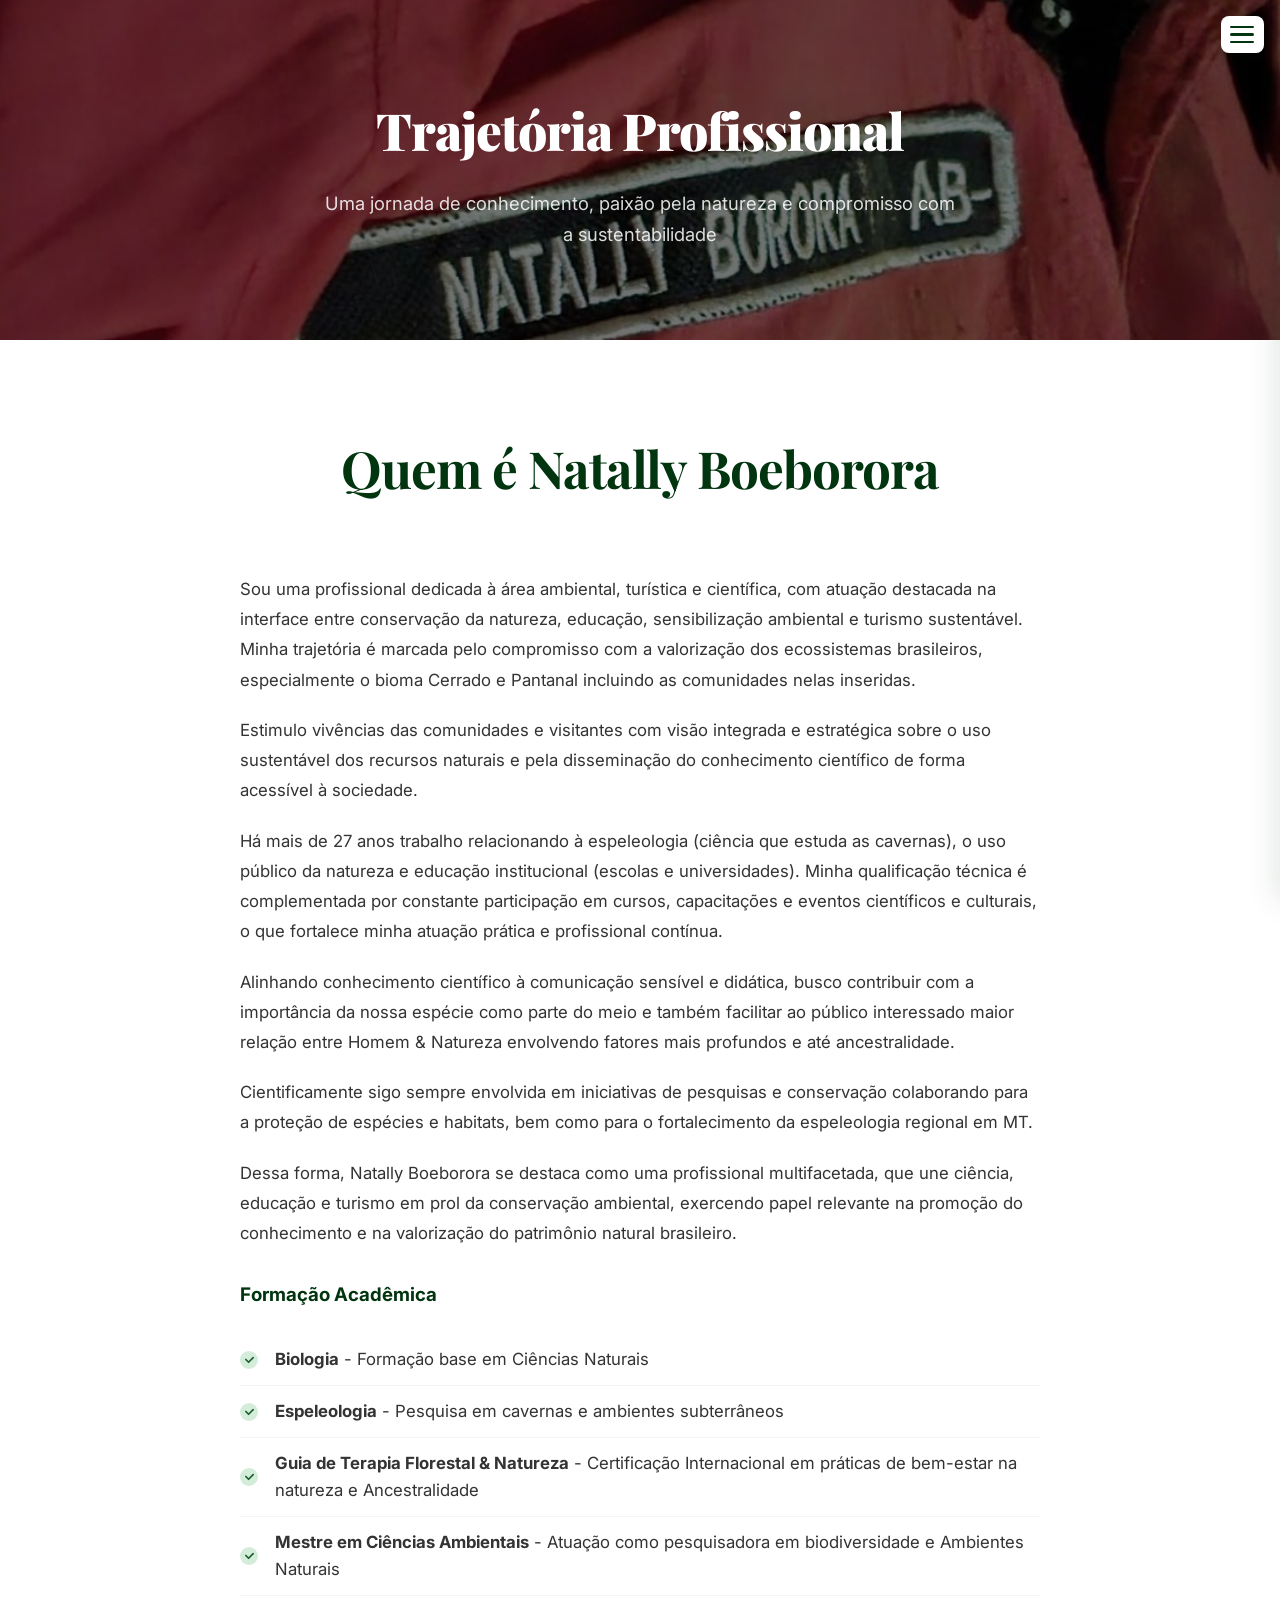
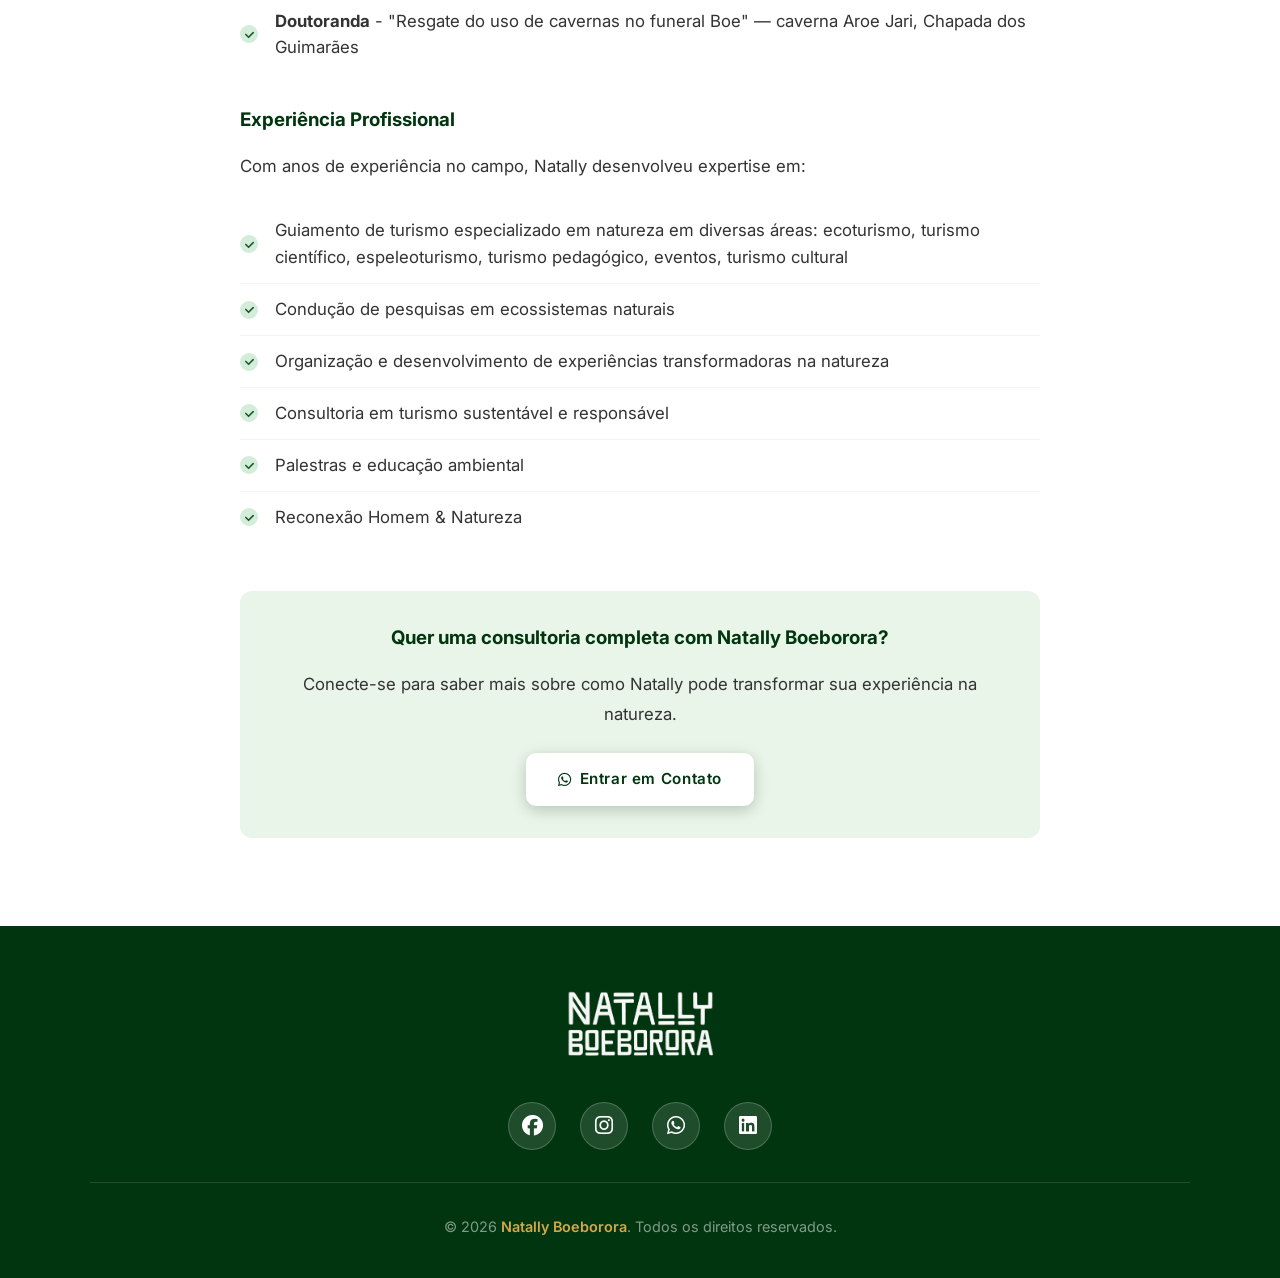
<file: trajetoria.html>
<!DOCTYPE html>
<html lang="pt-BR">

<head>
  <meta charset="UTF-8">
  <meta name="viewport" content="width=device-width, initial-scale=1.0">
  <title>Trajetória Profissional | Natally Boeborora</title>
  <link rel="preconnect" href="https://fonts.googleapis.com">
  <link rel="preconnect" href="https://fonts.gstatic.com" crossorigin>
  <link
    href="https://fonts.googleapis.com/css2?family=Inter:wght@300;400;500;600;700&amp;family=Playfair+Display:wght@400;700;900&amp;display=swap"
    rel="stylesheet">
  <link rel="stylesheet" href="css/styles.css">
  <link rel="stylesheet" href="https://cdnjs.cloudflare.com/ajax/libs/font-awesome/6.4.0/css/all.min.css">
</head>

<body>
  <div class="sidebar-overlay"></div>

  <!-- Botão hamburguer (fora da sidebar para sempre ficar visível) -->
  <button class="hamburger" id="hamburger">
    <span></span>
    <span></span>
    <span></span>
  </button>

  <!-- Sidebar -->
  <nav class="navbar">
    <div class="navbar-container">
      <div class="navbar-logo">
        <img src="assets/images/logoverde.png" alt="Natally Boeborora" class="logo-img">
      </div>
      <ul class="nav-menu" id="navMenu">
        <li><a href="index.html" class="nav-link">Home</a></li>
        <li class="nav-dropdown">
          <a href="#" class="nav-link">O que faço <i class="fas fa-chevron-down"></i></a>
          <ul class="dropdown-menu">
            <li><a href="guia-turismo.html">Guia de Turismo</a></li>
            <li><a href="turismo-infantil.html">Turismo Infantil</a></li>
            <li><a href="consultoria-turismo.html">Consultoria de Turismologa</a></li>
            <li><a href="terapia-florestal.html">Terapia Florestal & Natureza</a></li>
            <li><a href="palestras.html">Palestras</a></li>
            <li><a href="trajetoria.html">Trajetória Profissional</a></li>
          </ul>
        </li>
        <li><a href="index.html#conclusao" class="nav-link">Consultoria</a></li>
        <li><a href="https://wa.me/556599033444" target="_blank" class="nav-link">Contato</a></li>
      </ul>
      <button class="sidebar-close" id="sidebarClose">
        <i class="fas fa-right-from-bracket"></i>
        Sair
      </button>
    </div>
  </nav>

  <main>
    <!-- Hero Section -->
    <section class="service-hero" style="background-image: url('assets/images/trajetoriabanner.jpeg'); background-size: cover; background-position: center;">
      <div class="service-hero-content fade-in">
        <h1>Trajetória Profissional</h1>
        <p>Uma jornada de conhecimento, paixão pela natureza e compromisso com a sustentabilidade</p>
      </div>
    </section>

    <!-- Content Section -->
    <section class="section">
      <div class="container">
        <div class="service-content fade-in">
          <h2>Quem é Natally Boeborora</h2>
          <p>Sou uma profissional dedicada à área ambiental, turística e científica, com atuação destacada na interface entre conservação da natureza, educação, sensibilização ambiental e turismo sustentável. Minha trajetória é marcada pelo compromisso com a valorização dos ecossistemas brasileiros, especialmente o bioma Cerrado e Pantanal incluindo as comunidades nelas inseridas.</p>
          <p>Estimulo vivências das comunidades e visitantes com visão integrada e estratégica sobre o uso sustentável dos recursos naturais e pela disseminação do conhecimento científico de forma acessível à sociedade.</p>
          <p>Há mais de 27 anos trabalho relacionando à espeleologia (ciência que estuda as cavernas), o uso público da natureza e educação institucional (escolas e universidades). Minha qualificação técnica é complementada por constante participação em cursos, capacitações e eventos científicos e culturais, o que fortalece minha atuação prática e profissional contínua.</p>
          <p>Alinhando conhecimento científico à comunicação sensível e didática, busco contribuir com a importância da nossa espécie como parte do meio e também facilitar ao público interessado maior relação entre Homem &amp; Natureza envolvendo fatores mais profundos e até ancestralidade.</p>
          <p>Cientificamente sigo sempre envolvida em iniciativas de pesquisas e conservação colaborando para a proteção de espécies e habitats, bem como para o fortalecimento da espeleologia regional em MT.</p>
          <p>Dessa forma, Natally Boeborora se destaca como uma profissional multifacetada, que une ciência, educação e turismo em prol da conservação ambiental, exercendo papel relevante na promoção do conhecimento e na valorização do patrimônio natural brasileiro.</p>

          <h3 style="color: var(--green); margin-top: 2rem; margin-bottom: 1rem;">Formação Acadêmica</h3>
          <ul class="service-list">
            <li><strong>Biologia</strong> - Formação base em Ciências Naturais</li>
            <li><strong>Espeleologia</strong> - Pesquisa em cavernas e ambientes subterrâneos</li>
            <li><strong>Guia de Terapia Florestal &amp; Natureza</strong> - Certificação Internacional em práticas de bem-estar na natureza e Ancestralidade</li>
            <li><strong>Mestre em Ciências Ambientais</strong> - Atuação como pesquisadora em biodiversidade e Ambientes Naturais</li>
            <li><strong>Doutoranda</strong> - "Resgate do uso de cavernas no funeral Boe" — caverna Aroe Jari, Chapada dos Guimarães</li>
          </ul>

          <h3 style="color: var(--green); margin-top: 2rem; margin-bottom: 1rem;">Experiência Profissional</h3>
          <p>Com anos de experiência no campo, Natally desenvolveu expertise em:</p>
          <ul class="service-list">
            <li>Guiamento de turismo especializado em natureza em diversas áreas: ecoturismo, turismo científico, espeleoturismo, turismo pedagógico, eventos, turismo cultural</li>
            <li>Condução de pesquisas em ecossistemas naturais</li>
            <li>Organização e desenvolvimento de experiências transformadoras na natureza</li>
            <li>Consultoria em turismo sustentável e responsável</li>
            <li>Palestras e educação ambiental</li>
            <li>Reconexão Homem &amp; Natureza</li>
          </ul>

          <div
            style="background: var(--light-green); padding: 2rem; border-radius: 12px; margin-top: 3rem; text-align: center;">
            <h3 style="color: var(--green); margin-bottom: 1rem;">Quer uma consultoria completa com Natally Boeborora?</h3>
            <p style="margin-bottom: 1.5rem;">Conecte-se para saber mais sobre como Natally pode transformar sua experiência na natureza.</p>
            <a href="https://wa.me/556599033444?text=Olá%20Natally%2C%20gostaria%20de%20conhecer%20mais%20sobre%20seus%20serviços"
              target="_blank" class="btn-consultoria"><i class="fab fa-whatsapp"></i> Entrar em Contato</a>
          </div>
        </div>
      </div>
    </section>
  </main>

  <!-- Footer -->
  <footer role="contentinfo">
    <div class="footer-container">
      <div class="footer-logo">
        <img src="assets/images/logobranco.png" alt="Logo Natally Boeborora">
      </div>

      <div class="footer-socials">
        <a href="#" class="social-btn" title="Facebook">
          <i class="fab fa-facebook"></i>
        </a>
        <a href="#" class="social-btn" title="Instagram">
          <i class="fab fa-instagram"></i>
        </a>
        <a href="#" class="social-btn" title="WhatsApp">
          <i class="fab fa-whatsapp"></i>
        </a>
        <a href="#" class="social-btn" title="LinkedIn">
          <i class="fab fa-linkedin"></i>
        </a>
      </div>

      <div class="footer-copyright">
        <p>&copy; 2026 <span class="green-text">Natally Boeborora</span>. Todos os direitos reservados.</p>
      </div>
    </div>
  </footer>

  <script src="js/script.js"></script>
</body>

</html>
</file>
<file: css/styles.css>
/* Styles.css - Natally Boeborora | Ciência e Cultura */

/* ─── Reset ─── */
* {
  margin: 0;
  padding: 0;
  box-sizing: border-box;
}

body {
  font-family: 'Inter', -apple-system, BlinkMacSystemFont, 'Segoe UI', Roboto, sans-serif;
  line-height: 1.6;
  color: var(--gray);
  background: var(--white);
  overflow-x: hidden;
}

img {
  max-width: 100%;
  height: auto;
  border-radius: 12px;
}

/* ─── Color Variables ─── */
:root {
  --green:      #00350f;
  --green-mid:  #1a5c2e;
  --green-50:   #f0f7f2;
  --green-100:  #d4edda;

  --soft-blue:    #00350f;
  --primary-blue: #00350f;
  --accent-blue:  #00350f;
  --light-blue:   #E3F2FD;
  --light-green:  #E8F5E8;

  --gray:       #333333;
  --dark-gray:  #374151;
  --light-gray: #F1F5F9;
  --white:      #FFFFFF;
  --yellow:     #d4a849;

  --shadow:       0 2px 12px rgba(0, 53, 15, 0.10);
  --shadow-hover: 0 8px 28px rgba(0, 53, 15, 0.18);

  --sidebar-width: 260px;
}

/* ─── Tipografia ─── */
h1, h2 {
  font-family: 'Playfair Display', Georgia, serif;
  font-weight: 700;
  letter-spacing: -0.02em;
}

/* ─── Seleção de texto ─── */
::selection {
  background: var(--green-100);
  color: var(--green);
}

/* ─── Focus acessível ─── */
:focus-visible {
  outline: 2px solid var(--green-mid);
  outline-offset: 3px;
  border-radius: 4px;
}

/* ─── Scroll suave ─── */
html {
  scroll-behavior: smooth;
  overflow-x: hidden;
}

[id] {
  scroll-margin-top: 0;
}

/* ─── Sidebar (oculta por padrão, abre ao clicar no hamburguer) ─── */
.navbar {
  position: fixed;
  top: 0;
  right: 0;
  width: var(--sidebar-width);
  height: 100vh;
  background: var(--white);
  box-shadow: -4px 0 28px rgba(0, 53, 15, 0.12);
  z-index: 1000;
  display: flex;
  flex-direction: column;
  overflow-y: auto;
  overflow-x: hidden;
  transform: translateX(100%);
  transition: transform 0.32s cubic-bezier(0.16, 1, 0.3, 1);
}

.navbar.open {
  transform: translateX(0);
}

.navbar-container {
  display: flex;
  flex-direction: column;
  height: 100%;
  padding: 0;
}

.navbar-logo {
  display: flex;
  align-items: center;
  justify-content: center;
  padding: 2rem 1.5rem 1.75rem;
  border-bottom: 1px solid var(--light-gray);
}

.logo-img {
  height: 48px;
  width: auto;
  border-radius: 0;
}

/* ─── Nav Menu (vertical) ─── */
.nav-menu {
  list-style: none;
  display: flex;
  flex-direction: column;
  align-items: stretch;
  gap: 0;
  margin: 0;
  padding: 1rem 0;
  flex: 1;
}

.nav-menu > li {
  width: 100%;
}

.nav-menu > li > .nav-link {
  display: flex;
  justify-content: space-between;
  align-items: center;
  padding: 0.75rem 1.75rem;
  width: 100%;
  border-left: 3px solid transparent;
  transition: color 0.25s ease, background 0.25s ease, border-color 0.25s ease;
}

.nav-link {
  text-decoration: none;
  color: var(--gray);
  font-weight: 500;
  font-size: 0.92rem;
  display: flex;
  align-items: center;
  gap: 0.4rem;
}

.nav-menu > li > .nav-link:hover {
  color: var(--green);
  background: var(--green-50);
  border-left-color: var(--green);
}

/* ─── Dropdown (dentro da sidebar) ─── */
.nav-dropdown {
  position: relative;
}

.nav-dropdown .dropdown-menu {
  position: static;
  box-shadow: none;
  border-radius: 0;
  min-width: unset;
  width: 100%;
  padding: 0;
  list-style: none;
  z-index: auto;
  white-space: normal;
  background: var(--green-50);
  max-height: 0;
  overflow: hidden;
  opacity: 0;
  visibility: hidden;
  transform: none;
  transition: max-height 0.22s ease-out, opacity 0.18s ease, visibility 0.18s ease;
}

.nav-dropdown.active .dropdown-menu {
  max-height: 400px;
  opacity: 1;
  visibility: visible;
}

.dropdown-menu li {
  width: 100%;
}

.dropdown-menu li a {
  display: block;
  padding: 0.6rem 1.75rem 0.6rem 2.5rem;
  color: var(--gray);
  text-decoration: none;
  font-size: 0.86rem;
  font-weight: 500;
  border-left: 3px solid transparent;
  transition: background 0.2s ease, color 0.2s ease, border-color 0.2s ease;
  line-height: 1.4;
}

.dropdown-menu li a:hover {
  background: var(--green-100);
  color: var(--green);
  border-left-color: var(--green-mid);
}

/* Chevron rotaciona ao abrir */
.nav-dropdown > .nav-link .fa-chevron-down {
  font-size: 0.7rem;
  transition: transform 0.25s ease;
  flex-shrink: 0;
}

.nav-dropdown.active > .nav-link .fa-chevron-down {
  transform: rotate(180deg);
}

/* ─── Botão fechar sidebar ─── */
.sidebar-close {
  display: flex;
  flex-direction: column;
  align-items: center;
  justify-content: center;
  gap: 0.4rem;
  margin: auto auto 2rem;
  padding: 0.85rem 2rem;
  background: none;
  border: 1.5px solid var(--light-gray);
  border-radius: 12px;
  color: var(--gray);
  font-size: 0.85rem;
  font-weight: 500;
  font-family: 'Inter', sans-serif;
  cursor: pointer;
  transition: color 0.2s ease, border-color 0.2s ease, background 0.2s ease;
  width: fit-content;
}

.sidebar-close i {
  font-size: 1.3rem;
  color: var(--green);
}

.sidebar-close:hover {
  color: var(--green);
  border-color: var(--green-100);
  background: var(--green-50);
}

/* Esconde o hamburguer quando a sidebar está aberta */
.hamburger.hidden {
  opacity: 0;
  pointer-events: none;
}

/* ─── Hamburger ─── */
.hamburger {
  display: flex;
  position: fixed;
  top: 1rem;
  right: 1rem;
  z-index: 9999;
  flex-direction: column;
  gap: 5px;
  background: var(--white);
  border: none;
  cursor: pointer;
  padding: 0.6rem;
  border-radius: 8px;
  box-shadow: 0 2px 14px rgba(0, 53, 15, 0.14);
}

.hamburger span {
  display: block;
  width: 24px;
  height: 2.5px;
  background: var(--green);
  border-radius: 3px;
  transition: all 0.3s ease;
}

/* Overlay para fechar a sidebar no mobile */
.sidebar-overlay {
  display: none;
  position: fixed;
  inset: 0;
  background: rgba(0, 0, 0, 0.45);
  z-index: 999;
}

.sidebar-overlay.active {
  display: block;
}

/* ─── Service Hero ─── */
.service-hero {
  min-height: 340px;
  background: var(--green);
  display: flex;
  align-items: center;
  justify-content: center;
  position: relative;
}

.service-hero::before {
  content: '';
  position: absolute;
  inset: 0;
  background: rgba(0, 0, 0, 0.55);
}

.service-hero-content {
  position: relative;
  z-index: 1;
  text-align: center;
  padding: 4rem 2rem;
  max-width: 700px;
}

@media (max-width: 768px) {
  .service-hero--consultoria {
    background-image: url('../assets/images/consultoriamobile.jpeg') !important;
    background-position: center !important;
  }
}

.service-hero-content h1 {
  font-size: clamp(2rem, 4vw, 3.5rem);
  color: var(--white);
  margin-bottom: 1rem;
  font-weight: 900;
}

.service-hero-content p {
  font-size: 1.15rem;
  color: rgba(255, 255, 255, 0.85);
  line-height: 1.7;
}

/* ─── Service Content ─── */
.service-content {
  max-width: 800px;
  margin: 0 auto;
}

.service-content h2 {
  font-size: clamp(1.6rem, 3vw, 2.4rem);
  color: var(--green);
  margin-bottom: 1.5rem;
  text-align: left;
}

.service-content h2::after {
  display: none;
}

.service-content p {
  font-size: 1.05rem;
  line-height: 1.8;
  color: var(--gray);
  margin-bottom: 1.25rem;
}

/* ─── Service List ─── */
.service-list {
  list-style: none;
  padding: 0;
  margin: 1.5rem 0;
}

.service-list li {
  padding: 0.75rem 0 0.75rem 2.2rem;
  position: relative;
  font-size: 1.05rem;
  color: var(--gray);
  line-height: 1.6;
  border-bottom: 1px solid var(--light-gray);
}

.service-list li:last-child {
  border-bottom: none;
}

.service-list li::before {
  content: '';
  position: absolute;
  left: 0;
  top: 50%;
  transform: translateY(-50%);
  width: 18px;
  height: 18px;
  border-radius: 50%;
  background-color: var(--green-100);
  background-image: url("data:image/svg+xml,%3Csvg xmlns='http://www.w3.org/2000/svg' viewBox='0 0 12 12'%3E%3Cpath d='M2 6l3 3 5-5' stroke='%231a5c2e' stroke-width='1.8' fill='none' stroke-linecap='round' stroke-linejoin='round'/%3E%3C/svg%3E");
  background-repeat: no-repeat;
  background-position: center;
  background-size: 11px;
}

/* ─── Feature Cards ─── */
.features-grid {
  display: grid;
  grid-template-columns: repeat(auto-fit, minmax(200px, 1fr));
  gap: 1.5rem;
  margin-top: 1.5rem;
}

.feature-card {
  background: var(--white);
  border-radius: 16px;
  padding: 2rem 1.75rem;
  box-shadow: var(--shadow);
  transition: transform 0.3s ease, box-shadow 0.3s ease, border-top-color 0.3s ease;
  border-top: 3px solid transparent;
}

.feature-card:hover {
  transform: translateY(-6px);
  box-shadow: var(--shadow-hover);
  border-top-color: var(--green-mid);
}

.feature-card h3 {
  font-family: 'Inter', sans-serif;
  font-size: 1.05rem;
  font-weight: 600;
  color: var(--green);
  margin-bottom: 0.85rem;
  letter-spacing: 0;
}

.feature-card p {
  font-size: 0.95rem;
  color: var(--gray);
  line-height: 1.6;
  margin: 0;
}

.features-grid .feature-card:nth-child(1) { transition-delay: 0.05s; }
.features-grid .feature-card:nth-child(2) { transition-delay: 0.12s; }
.features-grid .feature-card:nth-child(3) { transition-delay: 0.19s; }
.features-grid .feature-card:nth-child(4) { transition-delay: 0.26s; }

/* ─── Layout ─── */
main {
  padding-top: 0;
}

/* ─── Hero Section ─── */
.hero {
  width: 100%;
  height: 88vh;
  min-height: 560px;
  max-height: 900px;
  display: flex;
  align-items: stretch;
  overflow: hidden;
  background: var(--green);
  position: relative;
}

/* Lado esquerdo */
.hero-content {
  flex: 0 0 42%;
  display: flex;
  flex-direction: column;
  align-items: flex-start;
  justify-content: center;
  padding: 2.5rem 2rem 2.5rem 4.5rem;
  position: relative;
  z-index: 1;
}

.hero-logo {
  height: 44px;
  width: auto;
  border-radius: 0;
  margin-bottom: 1.25rem;
  align-self: flex-start;
}

.hero-title {
  display: flex;
  flex-direction: column;
  gap: 0;
  margin-bottom: 1.75rem;
}

.hero-title span {
  font-family: 'Playfair Display', Georgia, serif;
  font-weight: 900;
  font-size: clamp(3rem, 5.5vw, 6rem);
  line-height: 1.08;
  color: var(--white);
  letter-spacing: -0.03em;
  display: block;
}

/* Imagem decorativa no rodapé do hero — atrás de tudo */
.hero-bg-bottom {
  position: absolute;
  top: 0;
  left: 0;
  width: 100%;
  height: 100%;
  object-fit: cover;
  object-position: center center;
  border-radius: 0;
  z-index: 0;
  pointer-events: none;
  display: block;
}

.hero-btn {
  margin-top: 0 !important;
  background: var(--white) !important;
  color: var(--green) !important;
  box-shadow: 0 4px 15px rgba(0, 0, 0, 0.15) !important;
}

.hero-btn:hover {
  box-shadow: 0 10px 28px rgba(0, 0, 0, 0.22) !important;
}

/* Lado direito */
.hero-image {
  flex: 1;
  position: relative;
  overflow: hidden;
  z-index: 1;
  transition: transform 0.32s cubic-bezier(0.16, 1, 0.3, 1);
}

body.sidebar-open .hero-image {
  transform: translateX(calc(-1 * var(--sidebar-width)));
}

.hero-image img {
  width: 100%;
  height: 100%;
  object-fit: contain;
  object-position: right center;
  border-radius: 0;
  display: block;
}

/* Mobile hero */
@media (max-width: 768px) {
  .hamburger {
    padding: 0.4rem;
    gap: 4px;
  }

  .hamburger span {
    width: 18px;
    height: 2px;
  }

  .hero {
    height: 52vw;
    min-height: 200px;
    max-height: 360px;
    overflow: visible;
  }

  .hero-content {
    flex: 0 0 52%;
    padding: 1.25rem 0.5rem 1.25rem 1.25rem;
    align-items: flex-start;
    text-align: left;
  }

  .hero-logo {
    height: 38px;
    margin-bottom: 0.75rem;
    align-self: flex-start;
  }

  .hero-title {
    margin-bottom: 0.9rem;
  }

  .hero-title span {
    font-size: clamp(1.6rem, 7.5vw, 2.6rem);
  }

  .hero-image {
    display: block;
    flex: 0 0 55%;
    height: 100%;
    overflow: visible;
    position: relative;
    z-index: 2;
  }

  .hero-image img {
    position: absolute;
    top: 0;
    right: 2rem;
    height: 100%;
    width: auto;
    max-width: none;
    border-radius: 0;
  }

  .hero-btn {
    align-self: flex-start;
    font-size: 0.55rem;
    padding: 0.3rem 0.5rem;
    gap: 0.2rem;
    white-space: nowrap;
    border-radius: 20px;
    transform: scale(0.6);
    transform-origin: left center;
  }
}

/* ─── CTA Button ─── */
.cta-button {
  background: var(--yellow);
  color: var(--green);
  padding: 1rem 2.5rem;
  font-size: 1.05rem;
  font-weight: 700;
  letter-spacing: 0.05em;
  border: none;
  border-radius: 50px;
  cursor: pointer;
  transition: transform 0.3s cubic-bezier(0.34, 1.56, 0.64, 1),
              box-shadow 0.3s ease;
  text-decoration: none;
  display: inline-flex;
  align-items: center;
  gap: 0.6rem;
  box-shadow: 0 4px 20px rgba(212, 168, 73, 0.40);
}

.cta-button:hover {
  transform: translateY(-3px) scale(1.02);
  box-shadow: 0 12px 32px rgba(212, 168, 73, 0.55);
}

/* ─── Section ─── */
.section {
  padding: 5.5rem 2rem;
}

/* ─── Container ─── */
.container {
  max-width: 1100px;
  margin: 0 auto;
  padding: 0 5rem;
}

/* ─── Sobre Section ─── */
.sobre-container {
  display: grid;
  grid-template-columns: 1fr 1fr;
  gap: 4rem;
  align-items: center;
}

.sobre-text h3 {
  font-size: 2.5rem;
  color: var(--green);
  margin-bottom: 1.5rem;
}

.sobre-text p {
  font-size: 1.2rem;
  line-height: 1.8;
  color: var(--gray);
}

.sobre-img {
  height: 400px;
  background: var(--light-blue);
  border-radius: 20px;
  display: flex;
  align-items: center;
  justify-content: center;
  font-size: 1.1rem;
}

/* ─── About Grid ─── */
.about-grid {
  display: grid;
  grid-template-columns: 1fr 1fr;
  gap: 4rem;
  align-items: center;
}

.about-grid-reverse {
  display: grid;
  grid-template-columns: 1fr 1fr;
  gap: 4rem;
  align-items: center;
}

.about-text {
  max-width: 90%;
}

.about-text h2 {
  font-size: 2.6rem;
  color: var(--green);
  margin-bottom: 2rem;
  line-height: 1.2;
}

.about-text h2::after {
  display: none;
}

.about-text--centered {
  max-width: 720px;
  margin: 0 auto;
  text-align: center;
}

.about-text--centered h2 {
  font-size: 2.8rem;
}

.about-text--centered .btn-saber-mais,
.about-text--centered .btn-agendar {
  margin-left: auto;
  margin-right: auto;
}

.about-text p {
  font-size: 1.1rem;
  color: var(--gray);
  line-height: 1.8;
  margin-bottom: 1.5rem;
}

.about-image {
  display: flex;
  align-items: center;
  justify-content: center;
}

.about-image img {
  max-width: 100%;
  height: auto;
  border-radius: 16px;
}

/* ─── Seção de serviços com fundo alternado ─── */
.servicos-section {
  background: var(--green-50);
}

/* ─── Content Blocks ─── */
.content-blocks {
  display: flex;
  flex-direction: column;
  gap: 6rem;
}

.content-block {
  display: flex;
  align-items: center;
  gap: 1.5rem;
}

.content-block.reverse {
  flex-direction: row-reverse;
}

.content-block-img {
  flex: 1.4;
  height: 480px;
  display: flex;
  align-items: center;
  justify-content: center;
}

.content-block-img img {
  max-width: 100%;
  max-height: 100%;
  object-fit: contain;
}

.content-block-text {
  flex: 1;
  padding: 0 2rem;
}

.content-block-text h3 {
  font-size: 2.2rem;
  color: var(--green);
  margin-bottom: 1rem;
}

.content-block-text p {
  font-size: 1.1rem;
  line-height: 1.8;
  color: var(--gray);
}

/* ─── Highlight Section ─── */
#highlight {
  background: var(--green);
}

/* ─── Carousel Wrapper ─── */
.carousel-wrapper {
  display: flex;
  flex-direction: row;
  align-items: center;
  justify-content: center;
  gap: 1.5rem;
  margin: 2rem auto 3rem;
  max-width: 700px;
}

/* ─── Carousel ─── */
.carousel {
  width: 100%;
  max-width: 380px;
  position: relative;
  background: var(--white);
  border-radius: 16px;
  overflow: hidden;
  box-shadow: 0 8px 24px rgba(0, 0, 0, 0.15);
  flex-shrink: 0;
}

.carousel-inner {
  position: relative;
  width: 100%;
  aspect-ratio: 4 / 5;
  height: auto;
}

.carousel-item {
  display: none;
  position: absolute;
  top: 0;
  left: 0;
  width: 100%;
  height: 100%;
}

.carousel-item.active {
  display: block;
  animation: fadeIn 0.5s ease-in-out;
}

.carousel-item img,
.carousel-item video {
  width: 100%;
  height: 100%;
  object-fit: cover;
  border-radius: 16px;
}

.carousel-overlay {
  position: absolute;
  top: 0;
  left: 0;
  width: 100%;
  height: 100%;
  background: rgba(0, 0, 0, 0.45);
  display: flex;
  align-items: center;
  justify-content: center;
  border-radius: 16px;
}

.carousel-overlay h3 {
  color: var(--white);
  font-size: 2rem;
  text-align: center;
  padding: 2rem;
  line-height: 1.4;
  text-shadow: 0 2px 8px rgba(0, 0, 0, 0.5);
  font-family: 'Playfair Display', Georgia, serif;
  font-weight: 700;
}

@keyframes fadeIn {
  from { opacity: 0; }
  to   { opacity: 1; }
}

.carousel-btn {
  background: transparent;
  border: none;
  padding: 0;
  cursor: pointer;
  width: 50px;
  height: 50px;
  display: flex;
  align-items: center;
  justify-content: center;
  transition: opacity 0.3s ease;
  flex-shrink: 0;
}

.carousel-btn img {
  border-radius: 0;
  width: 100%;
  height: 100%;
  object-fit: contain;
}

.registros-carousel-wrapper .carousel-btn {
  background: var(--green);
  border-radius: 50%;
  box-shadow: 0 2px 10px rgba(0, 0, 0, 0.15);
  padding: 10px;
  width: 50px;
  height: 50px;
}

.carousel-btn:hover {
  opacity: 0.7;
}

.carousel-indicators {
  position: absolute;
  bottom: 12px;
  left: 50%;
  transform: translateX(-50%);
  display: flex;
  gap: 6px;
  z-index: 10;
}

.indicator {
  width: 7px;
  height: 7px;
  border-radius: 50%;
  background: rgba(255, 255, 255, 0.5);
  cursor: pointer;
  transition: background 0.3s ease, transform 0.3s ease;
}

.indicator.active {
  background: var(--white);
  transform: scale(1.4);
}

#highlight h2 {
  color: var(--white) !important;
  margin-bottom: 2rem !important;
}

.highlight-box {
  background: transparent;
  padding: 4rem 3rem;
  border-radius: 24px;
  text-align: center;
  max-width: 800px;
  margin: 0 auto;
  box-shadow: none;
}

.highlight-box p {
  font-size: 1.4rem;
  font-style: italic;
  color: var(--white);
  line-height: 1.7;
}

/* ─── Conclusão Section ─── */
#conclusao {
  background: var(--green);
}

#conclusao h2 {
  color: var(--white) !important;
}

.conclusao-text {
  max-width: 700px;
  margin: 0 auto 3rem;
  text-align: center;
  font-size: 1.2rem;
  line-height: 1.8;
  color: var(--white);
}

.conclusao-text p {
  font-weight: normal;
  margin-bottom: 2rem;
}

/* ─── Buttons ─── */
.btn-consultoria {
  display: inline-flex;
  align-items: center;
  gap: 0.5rem;
  background: var(--white);
  color: var(--green);
  padding: 0.9rem 2rem;
  border-radius: 10px;
  font-size: 0.95rem;
  font-weight: 600;
  letter-spacing: 0.04em;
  text-decoration: none;
  transition: transform 0.28s cubic-bezier(0.34, 1.56, 0.64, 1),
              box-shadow 0.28s ease;
  cursor: pointer;
  box-shadow: 0 4px 15px rgba(0, 0, 0, 0.20);
}

.btn-consultoria:hover {
  transform: translateY(-3px);
  box-shadow: 0 8px 25px rgba(0, 0, 0, 0.28);
}

.btn-saber-mais {
  display: inline-flex;
  align-items: center;
  gap: 0.5rem;
  background: var(--green);
  color: var(--white);
  padding: 0.9rem 2rem;
  border-radius: 10px;
  font-size: 0.95rem;
  font-weight: 600;
  letter-spacing: 0.04em;
  text-decoration: none;
  transition: transform 0.28s cubic-bezier(0.34, 1.56, 0.64, 1),
              box-shadow 0.28s ease;
  margin-top: 1.5rem;
  box-shadow: 0 4px 15px rgba(0, 53, 15, 0.20);
  width: fit-content;
}

.btn-saber-mais:hover {
  transform: translateY(-3px);
  box-shadow: 0 10px 28px rgba(0, 53, 15, 0.28);
}

.btn-agendar {
  display: inline-flex;
  align-items: center;
  gap: 0.5rem;
  background: var(--green);
  color: var(--white);
  padding: 0.9rem 2rem;
  border-radius: 10px;
  font-size: 0.95rem;
  font-weight: 600;
  letter-spacing: 0.04em;
  text-decoration: none;
  transition: transform 0.28s cubic-bezier(0.34, 1.56, 0.64, 1),
              box-shadow 0.28s ease;
  margin-top: 1.5rem;
  box-shadow: 0 4px 15px rgba(0, 53, 15, 0.20);
  width: fit-content;
}

.btn-agendar:hover {
  transform: translateY(-3px);
  box-shadow: 0 10px 28px rgba(0, 53, 15, 0.28);
}

/* ─── Section h2 ─── */
.section h2 {
  font-size: clamp(2rem, 4vw, 3.2rem);
  text-align: center;
  margin-bottom: 4rem;
  color: var(--green);
  position: relative;
}

.section h2::after {
  display: none;
}

/* ─── Parceiros Section ─── */
.parceiros-section {
  background: var(--white);
}

.parceiros-grid {
  display: grid;
  grid-template-columns: repeat(3, 1fr);
  gap: 1.5rem;
  align-items: center;
}

.parceiro-item {
  display: flex;
  align-items: center;
  justify-content: center;
  padding: 1.5rem 2rem;
  border-radius: 12px;
  border: 1px solid var(--light-gray);
  background: var(--white);
  transition: border-color 0.3s ease, box-shadow 0.3s ease;
  min-height: 100px;
}

.parceiro-item:hover {
  border-color: var(--green-100);
  box-shadow: var(--shadow);
}

.parceiro-item img {
  max-height: 64px;
  width: auto;
  max-width: 100%;
  border-radius: 0;
  object-fit: contain;
  filter: grayscale(100%) opacity(0.65);
  transition: filter 0.35s ease;
}

.parceiro-item:hover img {
  filter: grayscale(0%) opacity(1);
}

/* ─── Footer ─── */
footer {
  background: var(--green);
  color: rgba(255, 255, 255, 0.85);
  padding: 4rem 2rem 2.5rem;
  text-align: center;
  border-top: none;
}

.footer-container {
  max-width: 1100px;
  margin: 0 auto;
  display: flex;
  flex-direction: column;
  align-items: center;
  gap: 2rem;
}

.footer-logo {
  display: inline-block;
}

.footer-logo img {
  max-height: 72px;
  width: auto;
}

.footer-socials {
  display: flex;
  gap: 1.5rem;
  justify-content: center;
}

.social-btn {
  display: inline-flex;
  align-items: center;
  justify-content: center;
  width: 48px;
  height: 48px;
  background: rgba(255, 255, 255, 0.12);
  color: var(--white);
  border: 1px solid rgba(255, 255, 255, 0.20);
  border-radius: 50%;
  text-decoration: none;
  transition: background 0.3s ease, transform 0.3s ease,
              border-color 0.3s ease, color 0.3s ease;
  font-size: 1.3rem;
}

.social-btn:hover {
  background: var(--yellow);
  color: var(--green);
  border-color: var(--yellow);
  transform: translateY(-3px);
}

.footer-copyright {
  border-top: 1px solid rgba(255, 255, 255, 0.12);
  padding-top: 2rem;
  width: 100%;
}

.footer-copyright p {
  margin: 0;
  font-size: 0.9rem;
  color: rgba(255, 255, 255, 0.50);
}

.green-text {
  color: var(--yellow);
  font-weight: 600;
}

.green-link {
  color: var(--yellow);
  font-weight: 600;
  text-decoration: none;
  transition: opacity 0.3s ease;
}

.green-link:hover {
  opacity: 0.75;
  text-decoration: underline;
}

/* ─── Registros Carousel ─── */
.registros-carousel-wrapper {
  display: flex;
  flex-direction: row;
  align-items: center;
  justify-content: center;
  gap: 1.5rem;
  max-width: 700px;
  margin: 0 auto;
}

.registros-carousel {
  width: 100%;
  max-width: 380px;
  flex-shrink: 0;
  position: relative;
  border-radius: 16px;
  overflow: hidden;
  box-shadow: 0 8px 24px rgba(0, 0, 0, 0.15);
}

.registros-inner {
  position: relative;
  width: 100%;
  aspect-ratio: 4 / 5;
}

.registros-item {
  display: none;
  position: absolute;
  inset: 0;
}

.registros-item.active {
  display: block;
  animation: fadeIn 0.5s ease-in-out;
}

.registros-item img {
  width: 100%;
  height: 100%;
  object-fit: cover;
  border-radius: 16px;
}

.registros-indicators {
  position: absolute;
  bottom: 12px;
  left: 50%;
  transform: translateX(-50%);
  display: flex;
  gap: 6px;
  z-index: 10;
}

/* ─── Animações ─── */
@keyframes fadeInUp {
  from { opacity: 0; transform: translateY(30px); }
  to   { opacity: 1; transform: translateY(0); }
}

.fade-in {
  opacity: 0;
  transform: translateY(24px);
  transition: opacity 0.65s cubic-bezier(0.16, 1, 0.3, 1),
              transform 0.65s cubic-bezier(0.16, 1, 0.3, 1);
}

.fade-in.visible {
  opacity: 1;
  transform: translateY(0);
}

/* ─── Responsivo ─── */
@media (max-width: 900px) {
  :root {
    --sidebar-width: 220px;
  }
}

@media (max-width: 768px) {
  .section {
    padding: 3.5rem 1.5rem;
  }

  .container {
    padding: 0 1.5rem;
  }

  .hero {
    height: 50vh;
    min-height: 350px;
    background-attachment: scroll;
  }

  .about-grid,
  .about-grid-reverse {
    grid-template-columns: 1fr;
    gap: 2rem;
  }

  .about-image {
    display: none;
  }

  .about-text {
    text-align: center !important;
    width: 100% !important;
    max-width: none !important;
    padding: 0 !important;
    margin: 0 auto !important;
  }

  .about-text .btn-saber-mais,
  .about-text .btn-agendar,
  .about-text .btn-consultoria {
    margin-left: auto;
    margin-right: auto;
  }

  .conclusao-text .btn-consultoria {
    margin-left: auto;
    margin-right: auto;
    display: flex;
    width: fit-content;
  }

  .section h2 {
    margin-bottom: 2rem;
  }

  #highlight h2 {
    margin-bottom: 2rem !important;
  }

  .about-text h2 {
    font-size: 2rem;
    margin-bottom: 1rem;
  }

  .sobre-container,
  .content-block,
  .content-block.reverse {
    grid-template-columns: 1fr;
    flex-direction: column;
    gap: 2rem;
    text-align: center;
  }

  .carousel-wrapper {
    gap: 0.5rem;
    max-width: 100%;
  }

  .carousel {
    flex: 1;
    max-width: 100%;
    min-width: 0;
  }

  .carousel-btn {
    width: 36px;
    height: 36px;
    flex-shrink: 0;
  }

  .highlight-box {
    padding: 2rem 1.5rem;
  }

  .registros-carousel-wrapper {
    gap: 0.5rem;
  }

  .registros-carousel {
    max-width: 100%;
    flex: 1;
    min-width: 0;
  }

  .hero-overlay {
    bottom: 1.5rem;
  }

  .cta-button {
    font-size: 0.95rem;
    padding: 0.85rem 1.75rem;
  }

  .parceiros-grid {
    grid-template-columns: repeat(3, 1fr);
    gap: 1rem;
  }

  .parceiro-item {
    padding: 1rem;
    min-height: 80px;
  }

  .parceiro-item img {
    max-height: 48px;
  }
}
</file>
